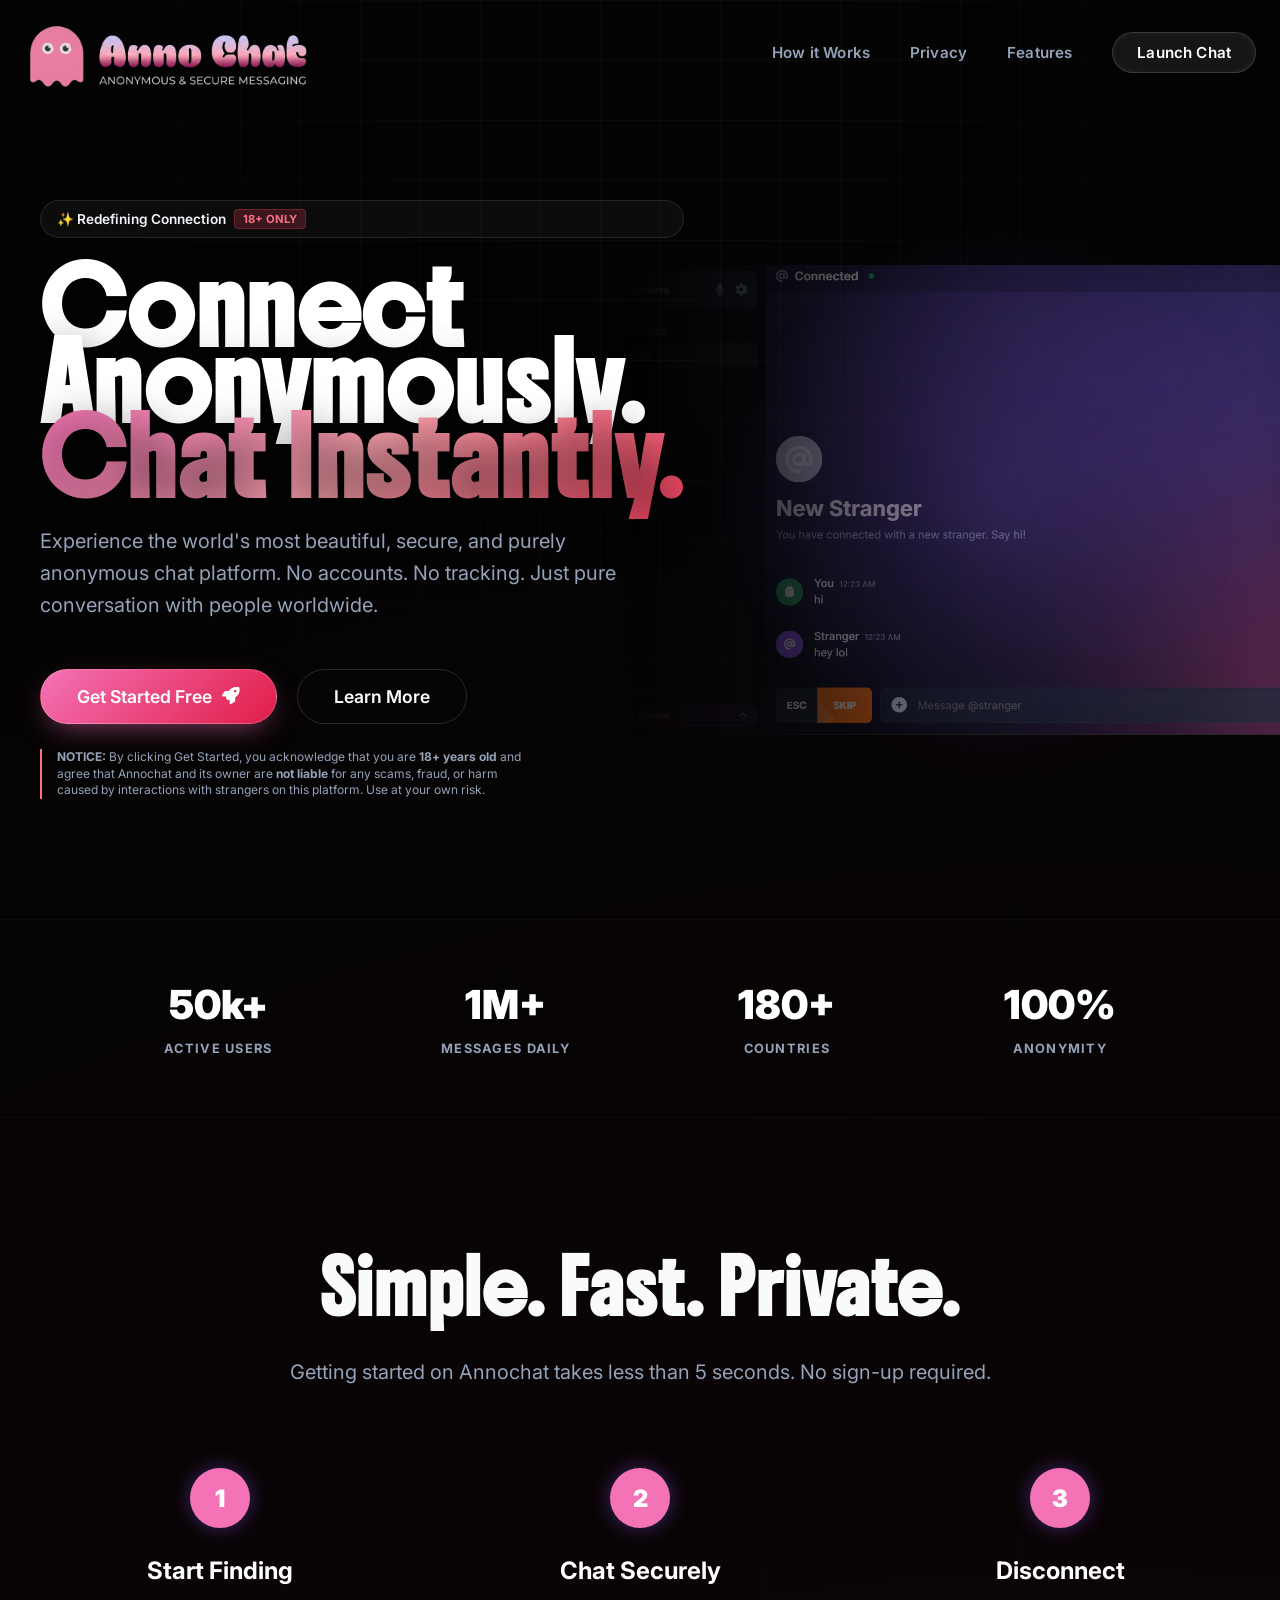
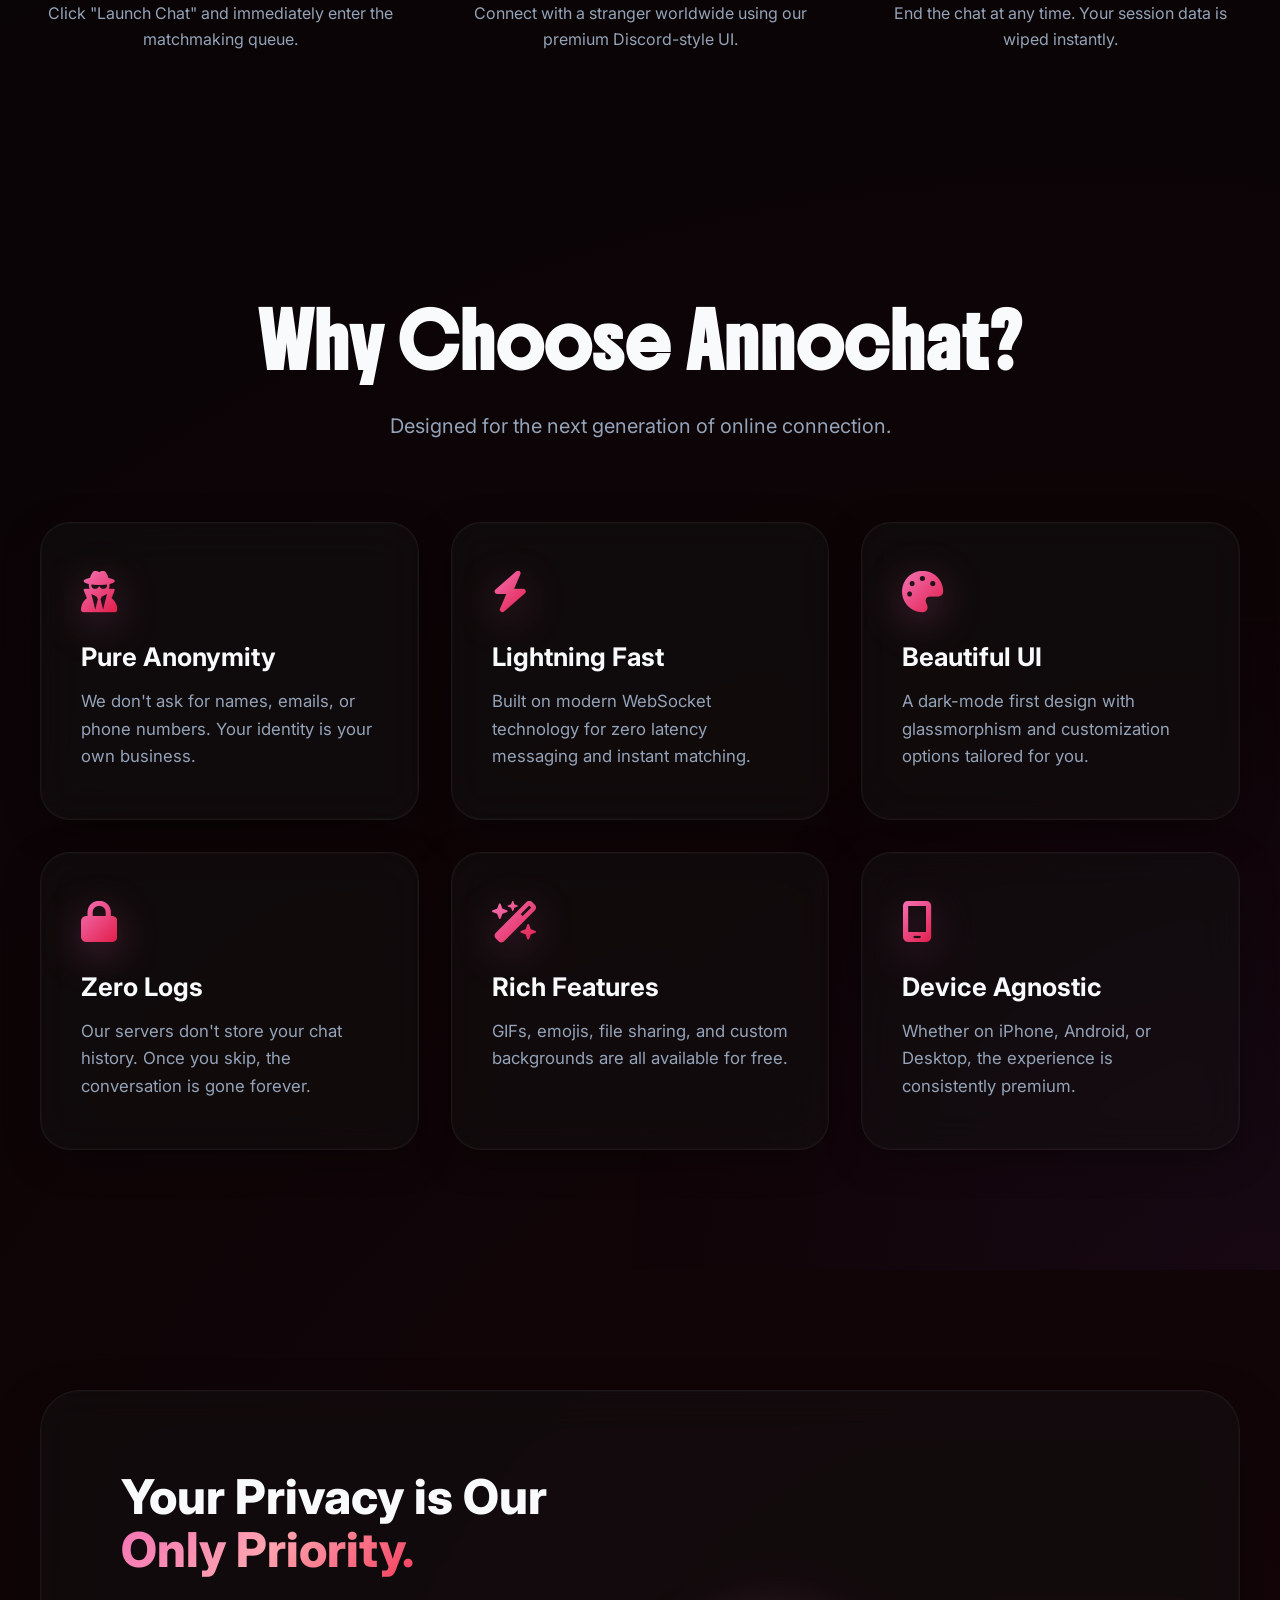
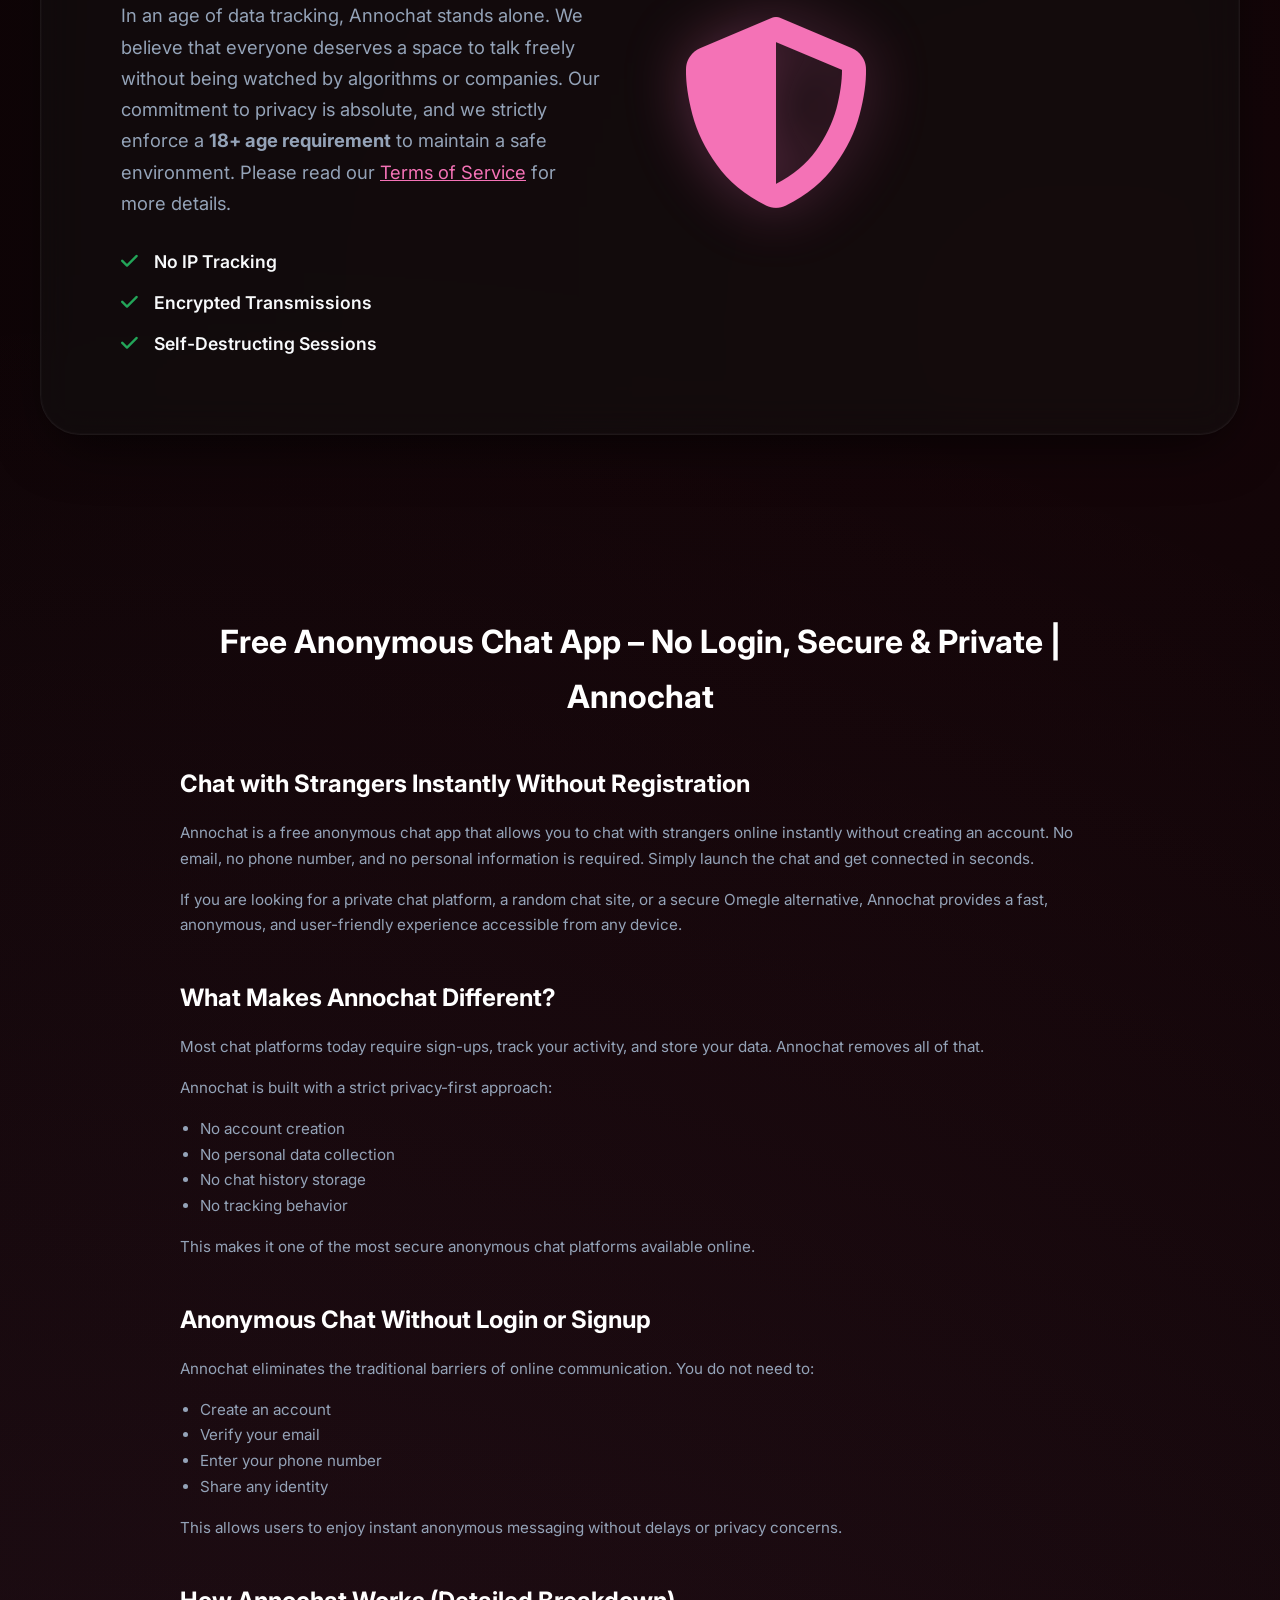
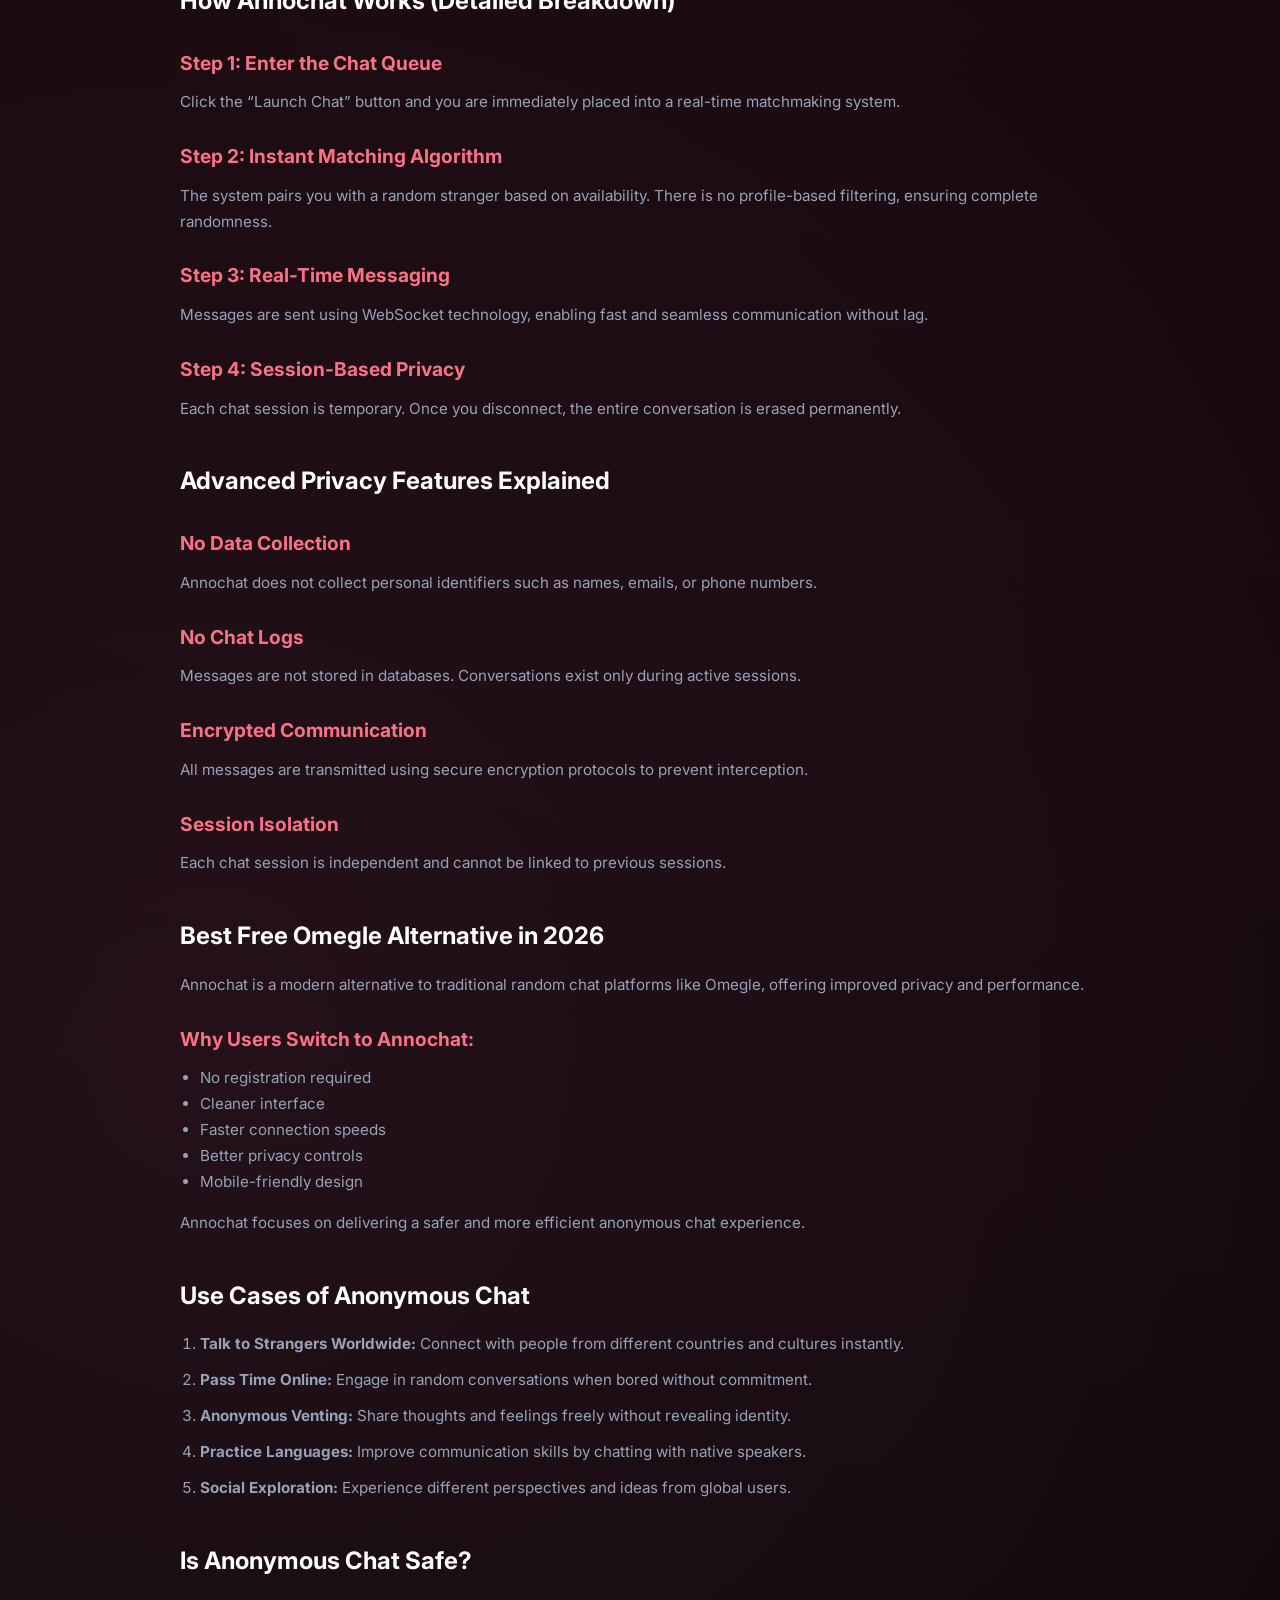
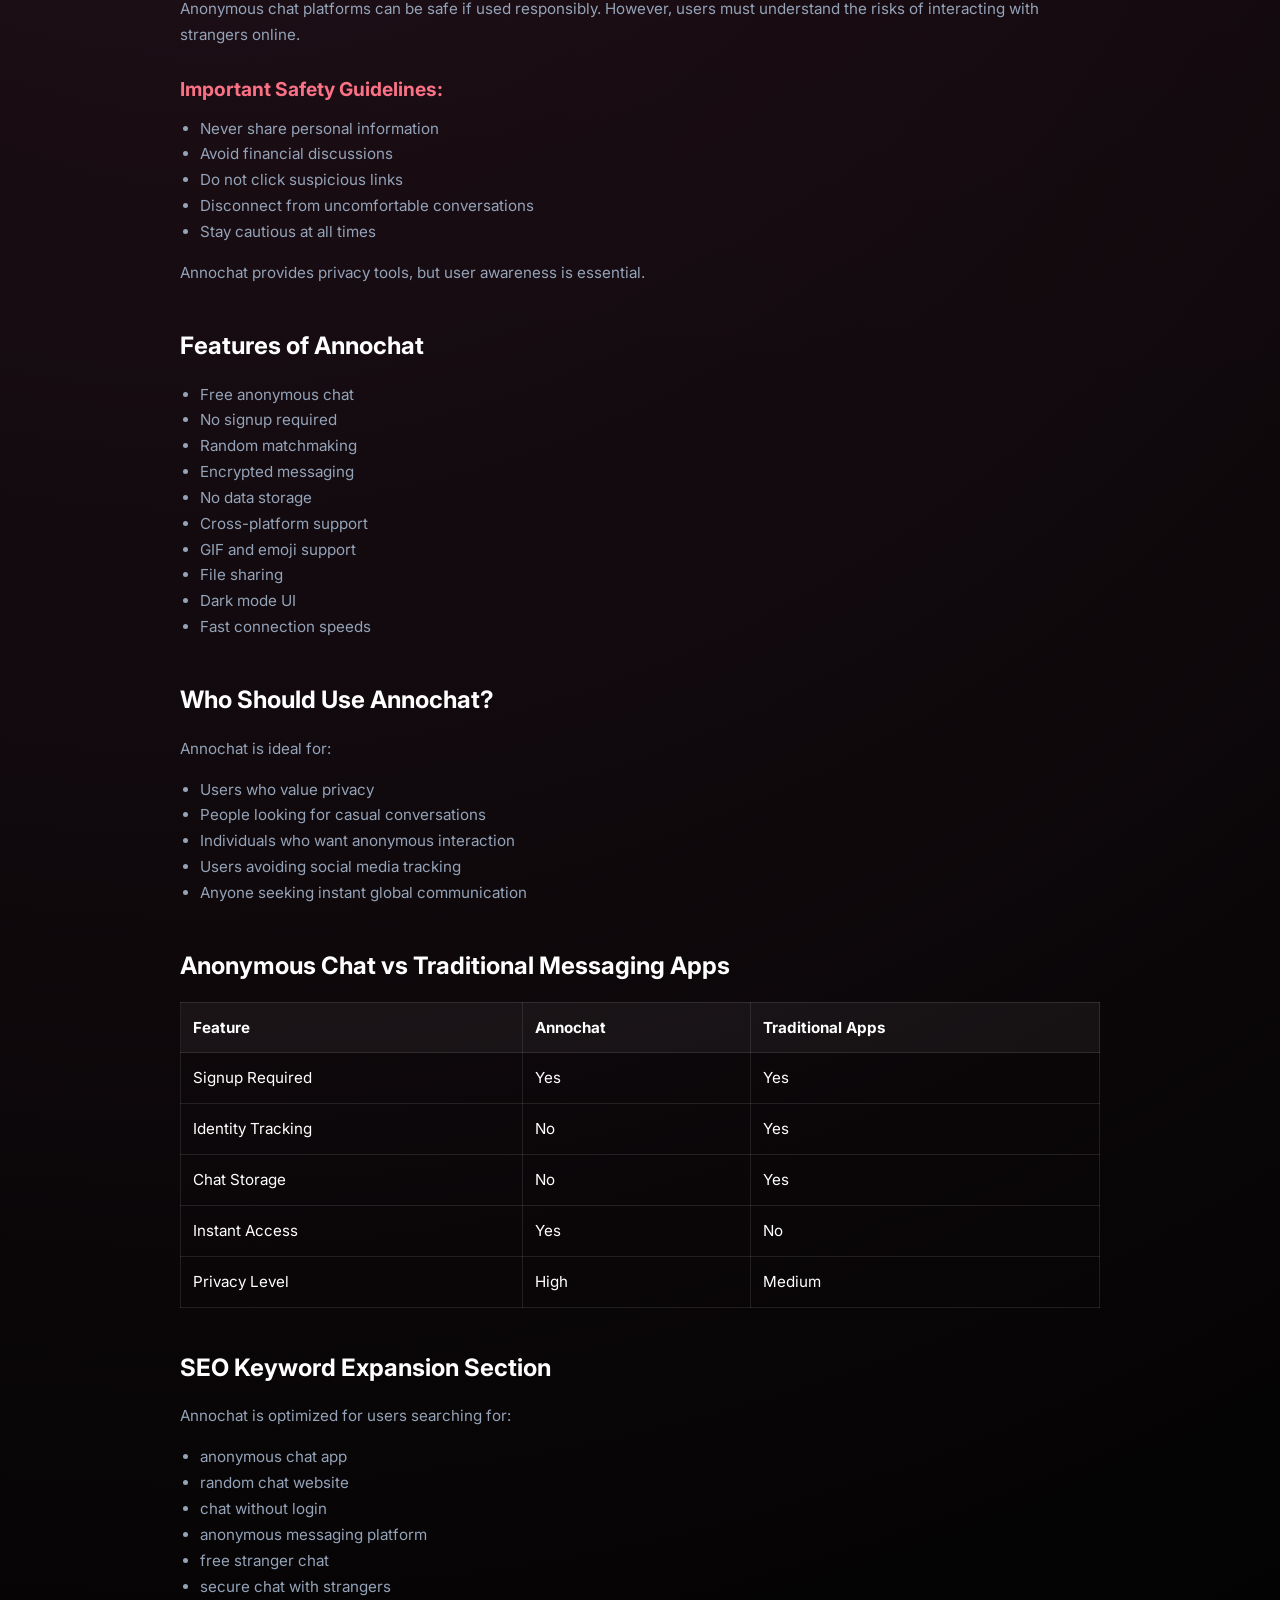
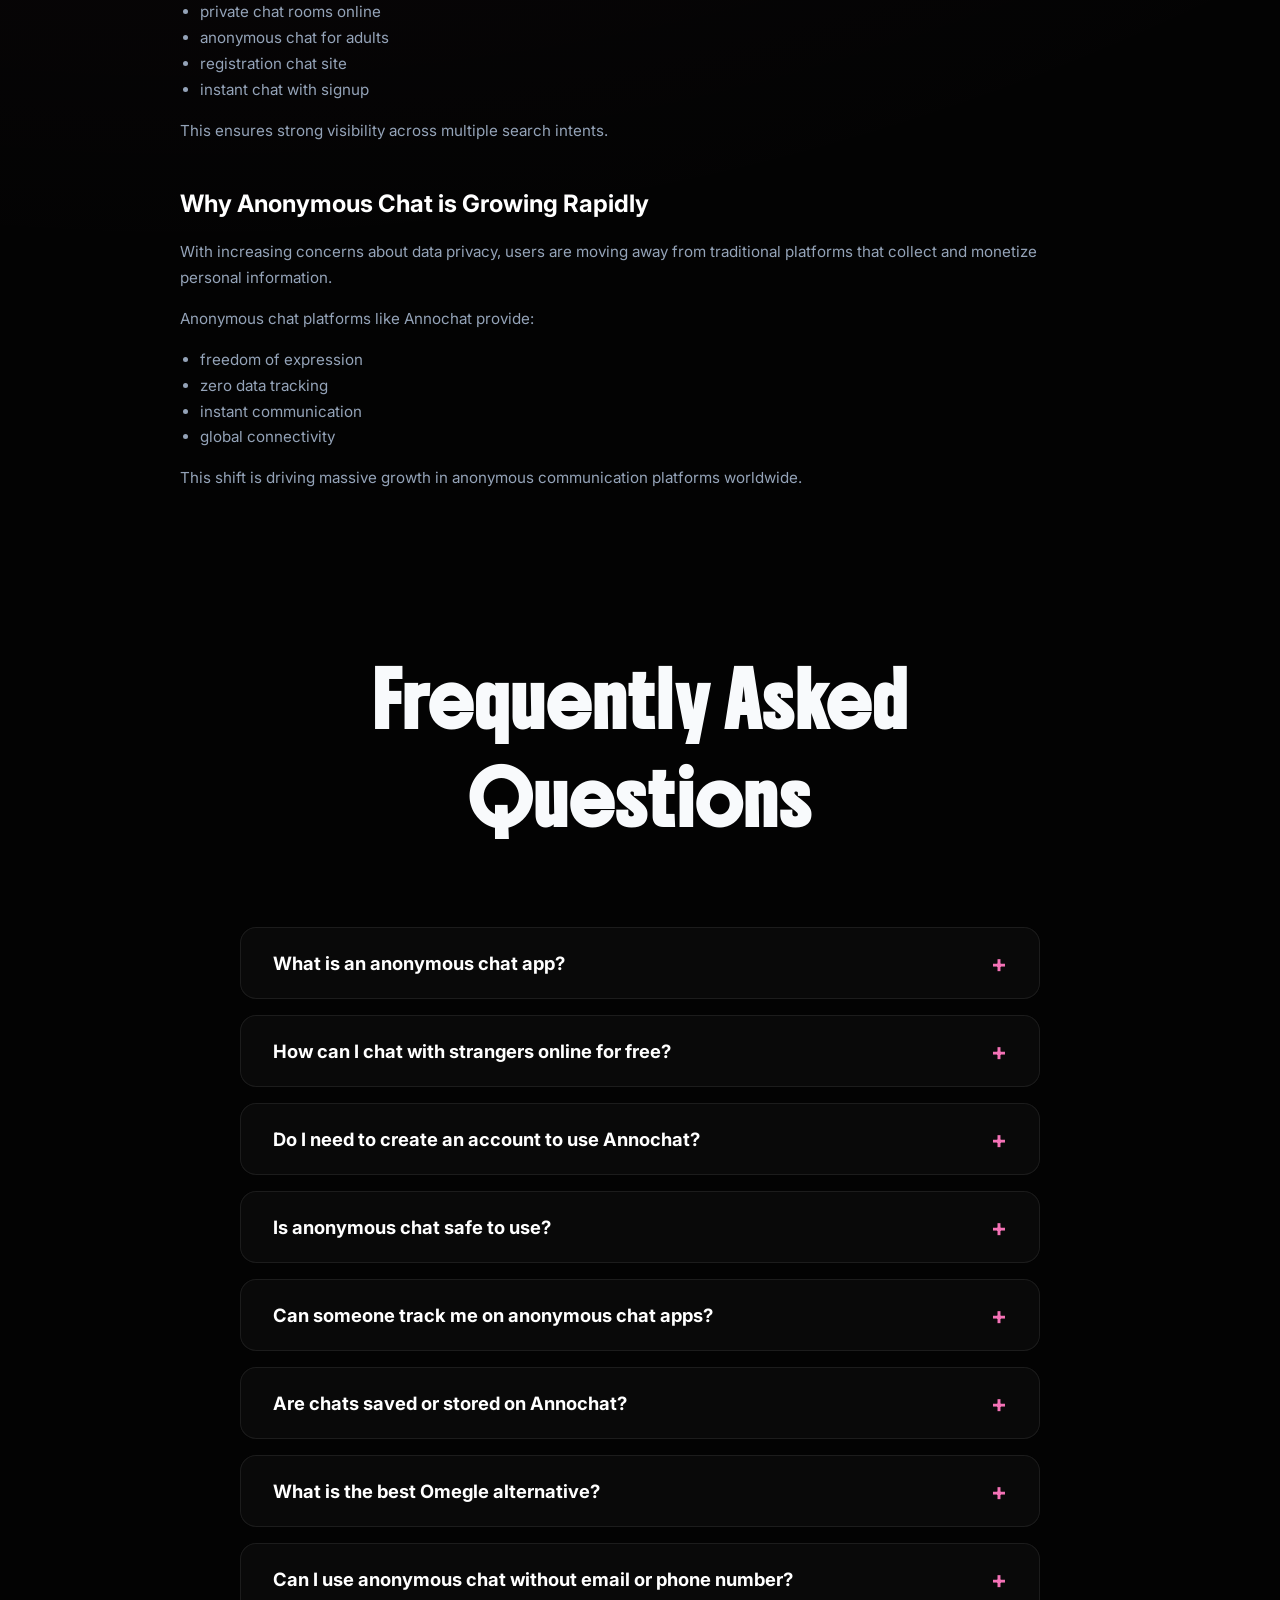
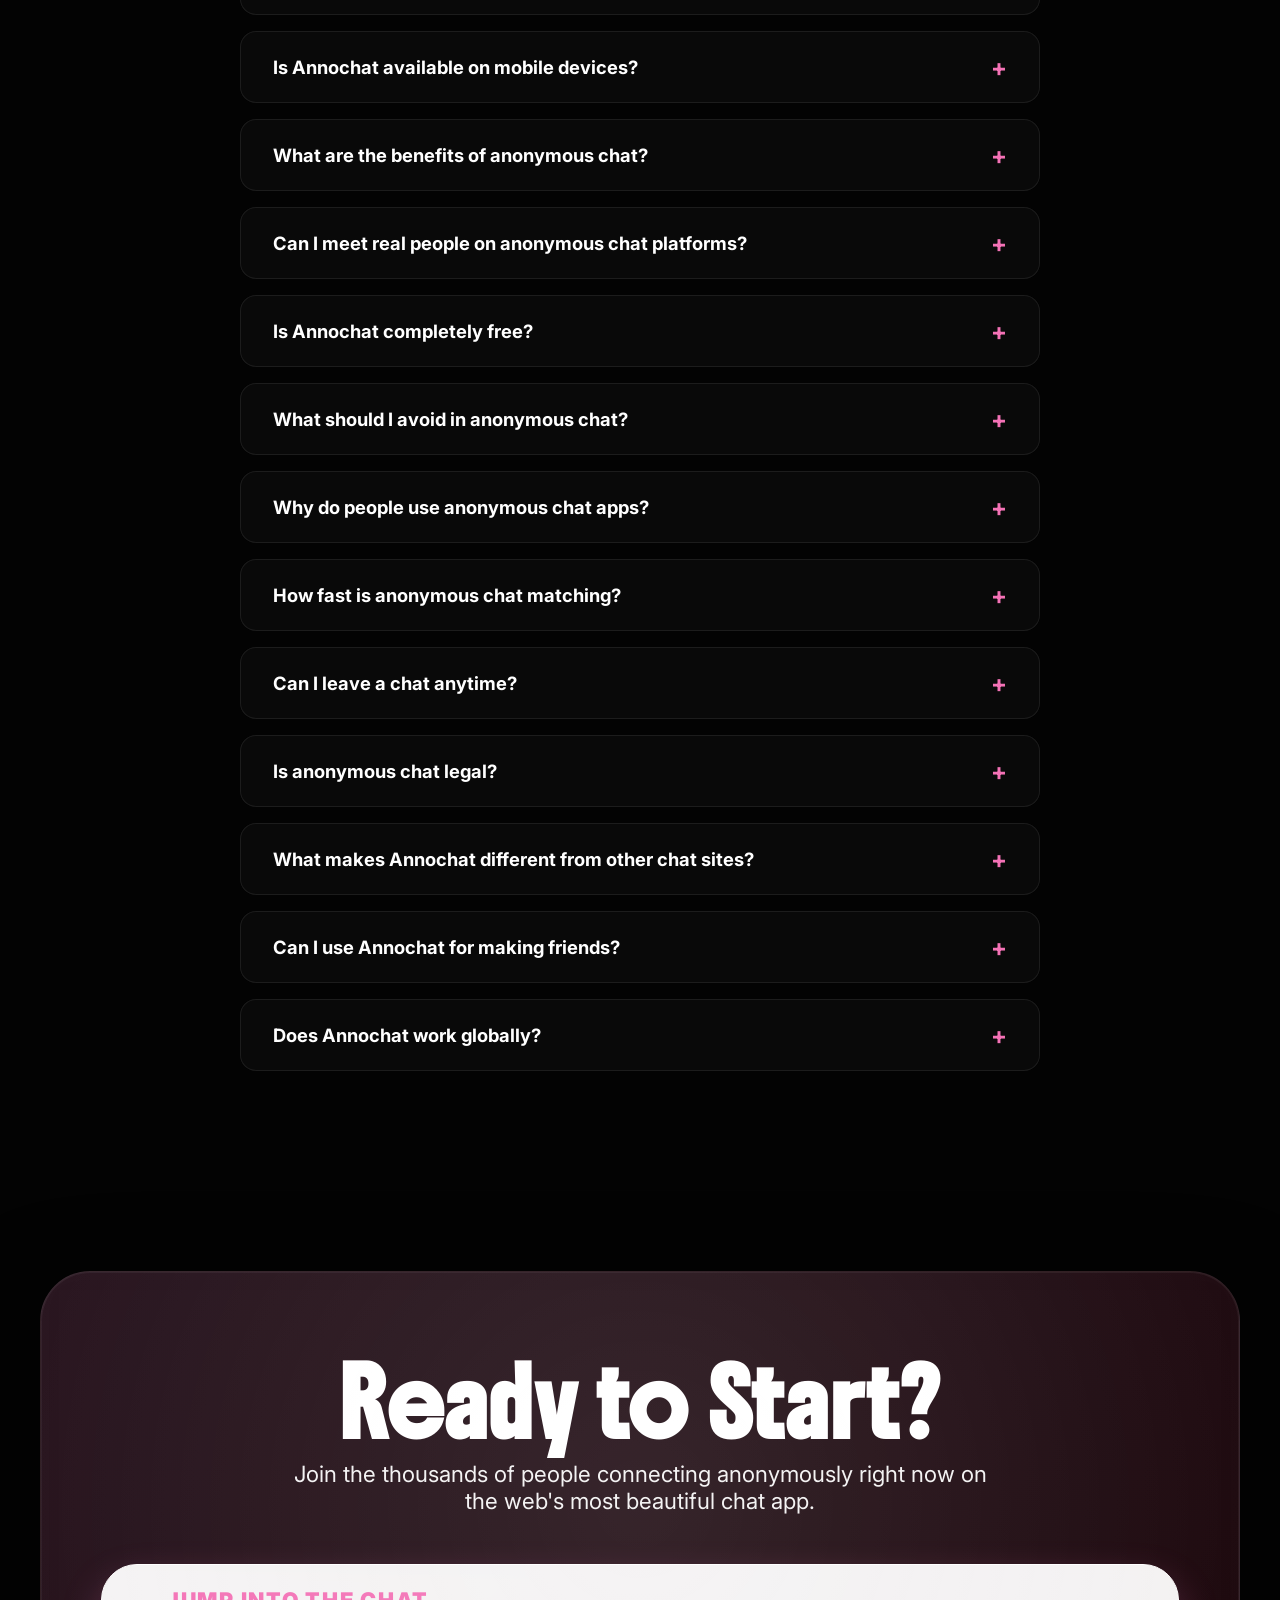
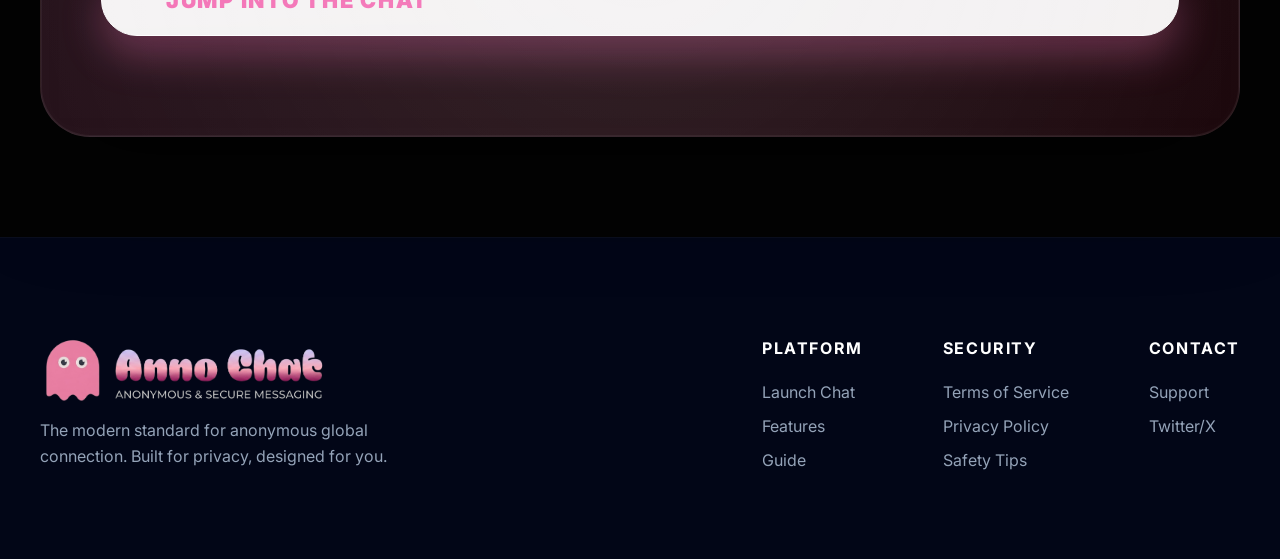
<file: frontend/index.html>
<!DOCTYPE html>
<html lang="en">

<head>
    <meta charset="UTF-8">
    <meta name="viewport" content="width=device-width, initial-scale=1.0, viewport-fit=cover">
    <!-- SEO Master Tags -->
    <meta name="google-site-verification" content="EbbwWTN8kXuc5TkbnwuPYhcA3wILaDON8h8Bo3H9YJA" />
    <meta name="google-adsense-account" content="ca-pub-7545482351483032">
    <script async src="https://pagead2.googlesyndication.com/pagead/js/adsbygoogle.js?client=ca-pub-7545482351483032"
        crossorigin="anonymous"></script>
    <title>Annochat | Free Anonymous Chat & Omegle Alternative</title>
    <meta name="description"
        content="Connect instantly with strangers worldwide. Free anonymous web chat, Omegle alternative, and private text chat. Pure anonymity, premium UI, and zero logging.">
    <meta name="keywords"
        content="omegle alternative, free anonymous web chat, talk to strangers online, text chat with strangers, secure anon chat, random chat app, discord style chat, free stranger chat, private messaging">
    <link rel="canonical" href="https://annochat.com/">

    <!-- Open Graph (Facebook/Discord/LinkedIn) -->
    <meta property="og:type" content="website">
    <meta property="og:url" content="https://annochat.com/">
    <meta property="og:title" content="Annochat | Free Anonymous Chat & Omegle Alternative">
    <meta property="og:description"
        content="Connect instantly with strangers worldwide. Free anonymous web chat, Omegle alternative. Pure anonymity and zero logging.">
    <meta property="og:image" content="https://annochat.com/assets/1%20(3).png">

    <!-- Twitter Card -->
    <meta name="twitter:card" content="summary_large_image">
    <meta name="twitter:url" content="https://annochat.com/">
    <meta name="twitter:title" content="Annochat | Premium Anonymous Chat">
    <meta name="twitter:description" content="The modern Omegle alternative. Zero logs. Premium UI. Total privacy.">
    <meta name="twitter:image" content="https://annochat.com/assets/1%20(3).png">

    <!-- Schema.org JSON-LD -->
    <script type="application/ld+json">
    {
      "@context": "https://schema.org",
      "@type": "SoftwareApplication",
      "name": "Annochat",
      "applicationCategory": "SocialNetworkingApplication",
      "operatingSystem": "Web",
      "offers": {
        "@type": "Offer",
        "price": "0",
        "priceCurrency": "USD"
      },
      "description": "Connect instantly with strangers worldwide. Pure anonymity, premium Discord-style UI, and total privacy with zero logging.",
      "url": "https://annochat.com"
    }
    </script>
    <script type="application/ld+json">
    {
      "@context": "https://schema.org",
      "@type": "FAQPage",
      "mainEntity": [{
        "@type": "Question",
        "name": "Is Annochat really free and anonymous?",
        "acceptedAnswer": {
          "@type": "Answer",
          "text": "Yes. Annochat is 100% free to use. We do not require any personal information for our guest chat, and your IP address is never exposed to other users."
        }
      },{
        "@type": "Question",
        "name": "Are my chats logged or recorded?",
        "acceptedAnswer": {
          "@type": "Answer",
          "text": "No. We operate with a strict zero-logging policy. Once you hit 'Skip' or disconnect, the conversation data is permanently wiped from our secure servers."
        }
      },{
        "@type": "Question",
        "name": "What makes this the best Omegle alternative?",
        "acceptedAnswer": {
          "@type": "Answer",
          "text": "Annochat combines the instant connection of random chat with a premium, modern, Discord-inspired interface featuring custom themes, no ads, and zero lag."
        }
      }]
    }
    </script>
    <link rel="stylesheet" href="style.css">
    <link rel="preconnect" href="https://fonts.googleapis.com">
    <link rel="preconnect" href="https://fonts.gstatic.com" crossorigin>
    <link
        href="https://fonts.googleapis.com/css2?family=Bitcount+Grid+Double:wght@100..900&family=Boldonse&family=Inter:wght@400;500;600;700;800;900&family=Roboto:ital,wght@0,100..900;1,100..900&display=swap"
        rel="stylesheet">
    <link rel="stylesheet" href="https://cdnjs.cloudflare.com/ajax/libs/font-awesome/6.4.0/css/all.min.css">
</head>

<body class="landing-page">
    <!-- Navbar -->
    <nav class="navbar">
        <div class="nav-container">
            <div class="logo">
                <img src="icon/loog.png" alt="Annochat Logo" class="brand-icon">
            </div>
            <div class="nav-links">
                <a href="#how">How it Works</a>
                <a href="#privacy">Privacy</a>
                <a href="#features">Features</a>
                <a href="login.html" class="cta-nav">Launch Chat</a>
            </div>
        </div>
    </nav>

    <main>
        <!-- Hero Section -->
        <section class="hero">
            <div class="hero-content">
                <div class="hero-badge" style="display:flex; align-items:center; gap:8px;">
                    <span>✨ Redefining Connection</span>
                    <span
                        style="background:rgba(244,63,94,0.2); color:#fb7185; padding:2px 8px; border-radius:4px; font-weight:700; font-size:0.7rem; border:1px solid rgba(244,63,94,0.3);">18+
                        ONLY</span>
                </div>
                <h1>Connect Anonymously. <br><span class="gradient-text">Chat Instantly.</span></h1>
                <p>Experience the world's most beautiful, secure, and purely anonymous chat platform. No accounts. No
                    tracking. Just pure conversation with people worldwide.</p>
                <div class="hero-actions">
                    <a href="login.html" class="btn-primary">
                        <span>Get Started Free</span>
                        <i class="fa-solid fa-rocket"></i>
                    </a>
                    <a href="#how" class="btn-secondary">Learn More</a>
                </div>
                <div class="hero-legal-disclaimer"
                    style="margin-top: 25px; font-size: 0.75rem; color: var(--text-muted); max-width: 500px; line-height: 1.4; border-left: 2px solid #fb7185; padding-left: 15px;">
                    <strong>NOTICE:</strong> By clicking Get Started, you acknowledge that you are <strong>18+ years
                        old</strong> and agree that Annochat and its owner are <strong>not liable</strong> for any
                    scams, fraud, or harm caused by interactions with strangers on this platform. Use at your own risk.
                </div>
            </div>
            <div class="hero-visual">
                <div class="hero-glow"></div>
                <img src="assets/1 (3).png" alt="Annochat Main View" class="hero-mockup main">
            </div>
        </section>

        <!-- Trust Stats -->
        <section class="trust-stats">
            <div class="stats-container">
                <div class="stat-item">
                    <span class="stat-value">50k+</span>
                    <span class="stat-label">Active Users</span>
                </div>
                <div class="stat-item">
                    <span class="stat-value">1M+</span>
                    <span class="stat-label">Messages Daily</span>
                </div>
                <div class="stat-item">
                    <span class="stat-value">180+</span>
                    <span class="stat-label">Countries</span>
                </div>
                <div class="stat-item">
                    <span class="stat-value">100%</span>
                    <span class="stat-label">Anonymity</span>
                </div>
            </div>
        </section>

        <!-- How it Works -->
        <section id="how" class="how-it-works">
            <div class="section-header">
                <h2>Simple. Fast. Private.</h2>
                <p>Getting started on Annochat takes less than 5 seconds. No sign-up required.</p>
            </div>
            <div class="steps-container">
                <div class="step-card">
                    <div class="step-number">1</div>
                    <h3>Start Finding</h3>
                    <p>Click "Launch Chat" and immediately enter the matchmaking queue.</p>
                </div>
                <div class="step-card">
                    <div class="step-number">2</div>
                    <h3>Chat Securely</h3>
                    <p>Connect with a stranger worldwide using our premium Discord-style UI.</p>
                </div>
                <div class="step-card">
                    <div class="step-number">3</div>
                    <h3>Disconnect</h3>
                    <p>End the chat at any time. Your session data is wiped instantly.</p>
                </div>
            </div>
        </section>

        <!-- Featured Section -->
        <section id="features" class="features">
            <div class="section-header">
                <h2>Why Choose Annochat?</h2>
                <p>Designed for the next generation of online connection.</p>
            </div>
            <div class="feature-grid">
                <div class="feature-card">
                    <i class="fa-solid fa-user-secret"></i>
                    <h3>Pure Anonymity</h3>
                    <p>We don't ask for names, emails, or phone numbers. Your identity is your own business.</p>
                </div>
                <div class="feature-card">
                    <i class="fa-solid fa-bolt"></i>
                    <h3>Lightning Fast</h3>
                    <p>Built on modern WebSocket technology for zero latency messaging and instant matching.</p>
                </div>
                <div class="feature-card">
                    <i class="fa-solid fa-palette"></i>
                    <h3>Beautiful UI</h3>
                    <p>A dark-mode first design with glassmorphism and customization options tailored for you.</p>
                </div>
                <div class="feature-card">
                    <i class="fa-solid fa-lock"></i>
                    <h3>Zero Logs</h3>
                    <p>Our servers don't store your chat history. Once you skip, the conversation is gone forever.</p>
                </div>
                <div class="feature-card">
                    <i class="fa-solid fa-wand-magic-sparkles"></i>
                    <h3>Rich Features</h3>
                    <p>GIFs, emojis, file sharing, and custom backgrounds are all available for free.</p>
                </div>
                <div class="feature-card">
                    <i class="fa-solid fa-mobile-screen"></i>
                    <h3>Device Agnostic</h3>
                    <p>Whether on iPhone, Android, or Desktop, the experience is consistently premium.</p>
                </div>
            </div>
        </section>

        <!-- Trust & Safety Section -->
        <section id="privacy" class="trust-area">
            <div class="trust-content">
                <div class="trust-text">
                    <h2>Your Privacy is Our <span class="gradient-text">Only Priority.</span></h2>
                    <p>In an age of data tracking, Annochat stands alone. We believe that everyone deserves a space to
                        talk freely without being watched by algorithms or companies. Our commitment to privacy is
                        absolute, and we strictly enforce a <strong>18+ age requirement</strong> to maintain a safe
                        environment. Please read our <a href="terms.html" style="color: var(--brand-experiment);">Terms
                            of Service</a> for more details.</p>
                    <div class="trust-features">
                        <div class="trust-feat-item"><i class="fa-solid fa-check"></i> No IP Tracking</div>
                        <div class="trust-feat-item"><i class="fa-solid fa-check"></i> Encrypted Transmissions</div>
                        <div class="trust-feat-item"><i class="fa-solid fa-check"></i> Self-Destructing Sessions</div>
                    </div>
                </div>
                <div class="trust-visual">
                    <i class="fa-solid fa-shield-halved security-shield"></i>
                </div>
            </div>
        </section>

        <!-- Detailed SEO Content Section -->
        <section class="seo-longform"
            style="max-width: 1000px; margin: 60px auto; padding: 0 40px; color: var(--text-muted); font-size: 0.95rem; line-height: 1.7;">
            <h1 style="color: white; font-size: 2rem; text-align: center; margin-bottom: 20px;">Free Anonymous Chat App
                – No Login, Secure & Private | Annochat</h1>

            <h2 style="color: white; font-size: 1.5rem; margin-top: 40px; margin-bottom: 15px;">Chat with Strangers
                Instantly Without Registration</h2>
            <p style="margin-bottom: 15px;">Annochat is a free anonymous chat app that allows you to chat with strangers
                online instantly without creating an account. No email, no phone number, and no personal information is
                required. Simply launch the chat and get connected in seconds.</p>
            <p style="margin-bottom: 15px;">If you are looking for a private chat platform, a random chat site, or a
                secure Omegle alternative, Annochat provides a fast, anonymous, and user-friendly experience accessible
                from any device.</p>

            <h2 style="color: white; font-size: 1.5rem; margin-top: 40px; margin-bottom: 15px;">What Makes Annochat
                Different?</h2>
            <p style="margin-bottom: 15px;">Most chat platforms today require sign-ups, track your activity, and store
                your data. Annochat removes all of that.</p>
            <p style="margin-bottom: 15px;">Annochat is built with a strict privacy-first approach:</p>
            <ul style="list-style-type: disc; margin-left: 20px; margin-bottom: 15px;">
                <li>No account creation</li>
                <li>No personal data collection</li>
                <li>No chat history storage</li>
                <li>No tracking behavior</li>
            </ul>
            <p style="margin-bottom: 15px;">This makes it one of the most secure anonymous chat platforms available
                online.</p>

            <h2 style="color: white; font-size: 1.5rem; margin-top: 40px; margin-bottom: 15px;">Anonymous Chat Without
                Login or Signup</h2>
            <p style="margin-bottom: 15px;">Annochat eliminates the traditional barriers of online communication. You do
                not need to:</p>
            <ul style="list-style-type: disc; margin-left: 20px; margin-bottom: 15px;">
                <li>Create an account</li>
                <li>Verify your email</li>
                <li>Enter your phone number</li>
                <li>Share any identity</li>
            </ul>
            <p style="margin-bottom: 15px;">This allows users to enjoy instant anonymous messaging without delays or
                privacy concerns.</p>

            <h2 style="color: white; font-size: 1.5rem; margin-top: 40px; margin-bottom: 15px;">How Annochat Works
                (Detailed Breakdown)</h2>
            <h3 style="color: #fb7185; font-size: 1.2rem; margin-top: 25px; margin-bottom: 10px;">Step 1: Enter the Chat
                Queue</h3>
            <p style="margin-bottom: 15px;">Click the “Launch Chat” button and you are immediately placed into a
                real-time matchmaking system.</p>
            <h3 style="color: #fb7185; font-size: 1.2rem; margin-top: 25px; margin-bottom: 10px;">Step 2: Instant
                Matching Algorithm</h3>
            <p style="margin-bottom: 15px;">The system pairs you with a random stranger based on availability. There is
                no profile-based filtering, ensuring complete randomness.</p>
            <h3 style="color: #fb7185; font-size: 1.2rem; margin-top: 25px; margin-bottom: 10px;">Step 3: Real-Time
                Messaging</h3>
            <p style="margin-bottom: 15px;">Messages are sent using WebSocket technology, enabling fast and seamless
                communication without lag.</p>
            <h3 style="color: #fb7185; font-size: 1.2rem; margin-top: 25px; margin-bottom: 10px;">Step 4: Session-Based
                Privacy</h3>
            <p style="margin-bottom: 15px;">Each chat session is temporary. Once you disconnect, the entire conversation
                is erased permanently.</p>

            <h2 style="color: white; font-size: 1.5rem; margin-top: 40px; margin-bottom: 15px;">Advanced Privacy
                Features Explained</h2>
            <h3 style="color: #fb7185; font-size: 1.2rem; margin-top: 25px; margin-bottom: 10px;">No Data Collection
            </h3>
            <p style="margin-bottom: 15px;">Annochat does not collect personal identifiers such as names, emails, or
                phone numbers.</p>
            <h3 style="color: #fb7185; font-size: 1.2rem; margin-top: 25px; margin-bottom: 10px;">No Chat Logs</h3>
            <p style="margin-bottom: 15px;">Messages are not stored in databases. Conversations exist only during active
                sessions.</p>
            <h3 style="color: #fb7185; font-size: 1.2rem; margin-top: 25px; margin-bottom: 10px;">Encrypted
                Communication</h3>
            <p style="margin-bottom: 15px;">All messages are transmitted using secure encryption protocols to prevent
                interception.</p>
            <h3 style="color: #fb7185; font-size: 1.2rem; margin-top: 25px; margin-bottom: 10px;">Session Isolation</h3>
            <p style="margin-bottom: 15px;">Each chat session is independent and cannot be linked to previous sessions.
            </p>

            <h2 style="color: white; font-size: 1.5rem; margin-top: 40px; margin-bottom: 15px;">Best Free Omegle
                Alternative in 2026</h2>
            <p style="margin-bottom: 15px;">Annochat is a modern alternative to traditional random chat platforms like
                Omegle, offering improved privacy and performance.</p>
            <h3 style="color: #fb7185; font-size: 1.2rem; margin-top: 25px; margin-bottom: 10px;">Why Users Switch to
                Annochat:</h3>
            <ul style="list-style-type: disc; margin-left: 20px; margin-bottom: 15px;">
                <li>No registration required</li>
                <li>Cleaner interface</li>
                <li>Faster connection speeds</li>
                <li>Better privacy controls</li>
                <li>Mobile-friendly design</li>
            </ul>
            <p style="margin-bottom: 15px;">Annochat focuses on delivering a safer and more efficient anonymous chat
                experience.</p>

            <h2 style="color: white; font-size: 1.5rem; margin-top: 40px; margin-bottom: 15px;">Use Cases of Anonymous
                Chat</h2>
            <ol style="list-style-type: decimal; margin-left: 20px; margin-bottom: 15px;">
                <li style="margin-bottom: 10px;"><strong>Talk to Strangers Worldwide:</strong> Connect with people from
                    different countries and cultures instantly.</li>
                <li style="margin-bottom: 10px;"><strong>Pass Time Online:</strong> Engage in random conversations when
                    bored without commitment.</li>
                <li style="margin-bottom: 10px;"><strong>Anonymous Venting:</strong> Share thoughts and feelings freely
                    without revealing identity.</li>
                <li style="margin-bottom: 10px;"><strong>Practice Languages:</strong> Improve communication skills by
                    chatting with native speakers.</li>
                <li style="margin-bottom: 10px;"><strong>Social Exploration:</strong> Experience different perspectives
                    and ideas from global users.</li>
            </ol>

            <h2 style="color: white; font-size: 1.5rem; margin-top: 40px; margin-bottom: 15px;">Is Anonymous Chat Safe?
            </h2>
            <p style="margin-bottom: 15px;">Anonymous chat platforms can be safe if used responsibly. However, users
                must understand the risks of interacting with strangers online.</p>
            <h3 style="color: #fb7185; font-size: 1.2rem; margin-top: 25px; margin-bottom: 10px;">Important Safety
                Guidelines:</h3>
            <ul style="list-style-type: disc; margin-left: 20px; margin-bottom: 15px;">
                <li>Never share personal information</li>
                <li>Avoid financial discussions</li>
                <li>Do not click suspicious links</li>
                <li>Disconnect from uncomfortable conversations</li>
                <li>Stay cautious at all times</li>
            </ul>
            <p style="margin-bottom: 15px;">Annochat provides privacy tools, but user awareness is essential.</p>

            <h2 style="color: white; font-size: 1.5rem; margin-top: 40px; margin-bottom: 15px;">Features of Annochat
            </h2>
            <ul style="list-style-type: disc; margin-left: 20px; margin-bottom: 15px;">
                <li>Free anonymous chat</li>
                <li>No signup required</li>
                <li>Random matchmaking</li>
                <li>Encrypted messaging</li>
                <li>No data storage</li>
                <li>Cross-platform support</li>
                <li>GIF and emoji support</li>
                <li>File sharing</li>
                <li>Dark mode UI</li>
                <li>Fast connection speeds</li>
            </ul>

            <h2 style="color: white; font-size: 1.5rem; margin-top: 40px; margin-bottom: 15px;">Who Should Use Annochat?
            </h2>
            <p style="margin-bottom: 15px;">Annochat is ideal for:</p>
            <ul style="list-style-type: disc; margin-left: 20px; margin-bottom: 15px;">
                <li>Users who value privacy</li>
                <li>People looking for casual conversations</li>
                <li>Individuals who want anonymous interaction</li>
                <li>Users avoiding social media tracking</li>
                <li>Anyone seeking instant global communication</li>
            </ul>

            <h2 style="color: white; font-size: 1.5rem; margin-top: 40px; margin-bottom: 15px;">Anonymous Chat vs
                Traditional Messaging Apps</h2>
            <div style="overflow-x: auto; margin-bottom: 15px;">
                <table style="width: 100%; border-collapse: collapse; text-align: left; color: white;">
                    <thead style="background: rgba(255,255,255,0.05);">
                        <tr>
                            <th style="padding: 12px; border: 1px solid rgba(255,255,255,0.1);">Feature</th>
                            <th style="padding: 12px; border: 1px solid rgba(255,255,255,0.1);">Annochat</th>
                            <th style="padding: 12px; border: 1px solid rgba(255,255,255,0.1);">Traditional Apps</th>
                        </tr>
                    </thead>
                    <tbody>
                        <tr>
                            <td style="padding: 12px; border: 1px solid rgba(255,255,255,0.1);">Signup Required</td>
                            <td style="padding: 12px; border: 1px solid rgba(255,255,255,0.1);">Yes</td>
                            <td style="padding: 12px; border: 1px solid rgba(255,255,255,0.1);">Yes</td>
                        </tr>
                        <tr>
                            <td style="padding: 12px; border: 1px solid rgba(255,255,255,0.1);">Identity Tracking</td>
                            <td style="padding: 12px; border: 1px solid rgba(255,255,255,0.1);">No</td>
                            <td style="padding: 12px; border: 1px solid rgba(255,255,255,0.1);">Yes</td>
                        </tr>
                        <tr>
                            <td style="padding: 12px; border: 1px solid rgba(255,255,255,0.1);">Chat Storage</td>
                            <td style="padding: 12px; border: 1px solid rgba(255,255,255,0.1);">No</td>
                            <td style="padding: 12px; border: 1px solid rgba(255,255,255,0.1);">Yes</td>
                        </tr>
                        <tr>
                            <td style="padding: 12px; border: 1px solid rgba(255,255,255,0.1);">Instant Access</td>
                            <td style="padding: 12px; border: 1px solid rgba(255,255,255,0.1);">Yes</td>
                            <td style="padding: 12px; border: 1px solid rgba(255,255,255,0.1);">No</td>
                        </tr>
                        <tr>
                            <td style="padding: 12px; border: 1px solid rgba(255,255,255,0.1);">Privacy Level</td>
                            <td style="padding: 12px; border: 1px solid rgba(255,255,255,0.1);">High</td>
                            <td style="padding: 12px; border: 1px solid rgba(255,255,255,0.1);">Medium</td>
                        </tr>
                    </tbody>
                </table>
            </div>

            <h2 style="color: white; font-size: 1.5rem; margin-top: 40px; margin-bottom: 15px;">SEO Keyword Expansion
                Section</h2>
            <p style="margin-bottom: 15px;">Annochat is optimized for users searching for:</p>
            <ul style="list-style-type: disc; margin-left: 20px; margin-bottom: 15px;">
                <li>anonymous chat app</li>
                <li>random chat website</li>
                <li>chat without login</li>
                <li>anonymous messaging platform</li>
                <li>free stranger chat</li>
                <li>secure chat with strangers</li>
                <li>private chat rooms online</li>
                <li>anonymous chat for adults</li>
                <li>registration chat site</li>
                <li>instant chat with signup</li>
            </ul>
            <p style="margin-bottom: 15px;">This ensures strong visibility across multiple search intents.</p>

            <h2 style="color: white; font-size: 1.5rem; margin-top: 40px; margin-bottom: 15px;">Why Anonymous Chat is
                Growing Rapidly</h2>
            <p style="margin-bottom: 15px;">With increasing concerns about data privacy, users are moving away from
                traditional platforms that collect and monetize personal information.</p>
            <p style="margin-bottom: 15px;">Anonymous chat platforms like Annochat provide:</p>
            <ul style="list-style-type: disc; margin-left: 20px; margin-bottom: 15px;">
                <li>freedom of expression</li>
                <li>zero data tracking</li>
                <li>instant communication</li>
                <li>global connectivity</li>
            </ul>
            <p style="margin-bottom: 15px;">This shift is driving massive growth in anonymous communication platforms
                worldwide.</p>

        </section>

        <!-- FAQ Section for SEO -->
        <section id="faq" class="faq-section" style="margin-top: 0;">
            <div class="section-header">
                <h2>Frequently Asked Questions</h2>
            </div>
            <div class="faq-container">
                <details class="faq-item">
                    <summary>What is an anonymous chat app?</summary>
                    <p>An anonymous chat app is a platform that allows users to communicate with strangers without
                        revealing personal identity. Annochat is a free anonymous chat app that does not require login,
                        email, or phone number, making it fully private.</p>
                </details>
                <details class="faq-item">
                    <summary>How can I chat with strangers online for free?</summary>
                    <p>You can chat with strangers online for free using platforms like Annochat. Simply launch the
                        chat, get matched instantly, and start messaging without registration or signup.</p>
                </details>
                <details class="faq-item">
                    <summary>Do I need to create an account to use Annochat?</summary>
                    <p>No. Annochat is a no-login chat platform. You can start chatting instantly without creating an
                        account or providing any personal information.</p>
                </details>
                <details class="faq-item">
                    <summary>Is anonymous chat safe to use?</summary>
                    <p>Anonymous chat can be safe if used responsibly. Avoid sharing personal information, do not click
                        unknown links, and disconnect from suspicious users. Annochat is designed with privacy in mind,
                        but user awareness is essential.</p>
                </details>
                <details class="faq-item">
                    <summary>Can someone track me on anonymous chat apps?</summary>
                    <p>Annochat is built to protect user privacy and does not require personal data. However, users
                        should always avoid sharing sensitive information during conversations.</p>
                </details>
                <details class="faq-item">
                    <summary>Are chats saved or stored on Annochat?</summary>
                    <p>No. Annochat does not store chat messages. All conversations are temporary and are deleted once
                        the session ends.</p>
                </details>
                <details class="faq-item">
                    <summary>What is the best Omegle alternative?</summary>
                    <p>Annochat is considered one of the best Omegle alternatives due to its privacy-first approach, no
                        signup requirement, fast connections, and modern interface.</p>
                </details>
                <details class="faq-item">
                    <summary>Can I use anonymous chat without email or phone number?</summary>
                    <p>Yes. Annochat allows users to chat without email, phone number, or any registration, ensuring
                        complete anonymity.</p>
                </details>
                <details class="faq-item">
                    <summary>Is Annochat available on mobile devices?</summary>
                    <p>Yes. Annochat works on all devices including Android, iPhone, tablets, and desktop browsers
                        without needing an app download.</p>
                </details>
                <details class="faq-item">
                    <summary>What are the benefits of anonymous chat?</summary>
                    <p>Anonymous chat offers:</p>
                    <ul
                        style="list-style-type: disc; margin-left: 20px; margin-bottom: 15px; color: var(--text-muted); font-size: 0.95rem;">
                        <li>privacy protection</li>
                        <li>freedom of expression</li>
                        <li>instant communication</li>
                        <li>no social pressure</li>
                        <li>global connectivity</li>
                    </ul>
                </details>
                <details class="faq-item">
                    <summary>Can I meet real people on anonymous chat platforms?</summary>
                    <p>Yes. Anonymous chat platforms connect real users from around the world, allowing you to have
                        genuine conversations instantly.</p>
                </details>
                <details class="faq-item">
                    <summary>Is Annochat completely free?</summary>
                    <p>Yes. Annochat is a free anonymous chat platform with no hidden fees or subscriptions.</p>
                </details>
                <details class="faq-item">
                    <summary>What should I avoid in anonymous chat?</summary>
                    <p>You should avoid:</p>
                    <ul
                        style="list-style-type: disc; margin-left: 20px; margin-bottom: 15px; color: var(--text-muted); font-size: 0.95rem;">
                        <li>sharing personal details</li>
                        <li>sending money</li>
                        <li>clicking suspicious links</li>
                        <li>trusting strangers too quickly</li>
                    </ul>
                </details>
                <details class="faq-item">
                    <summary>Why do people use anonymous chat apps?</summary>
                    <p>People use anonymous chat apps to talk freely, meet new people, pass time, and communicate
                        without revealing their identity.</p>
                </details>
                <details class="faq-item">
                    <summary>How fast is anonymous chat matching?</summary>
                    <p>Annochat uses real-time matchmaking technology, allowing users to connect with strangers
                        instantly without waiting.</p>
                </details>
                <details class="faq-item">
                    <summary>Can I leave a chat anytime?</summary>
                    <p>Yes. You can disconnect from any chat at any time, and your session will be deleted immediately.
                    </p>
                </details>
                <details class="faq-item">
                    <summary>Is anonymous chat legal?</summary>
                    <p>Yes, anonymous chat is legal in most countries, but users must follow local laws and avoid
                        illegal activities.</p>
                </details>
                <details class="faq-item">
                    <summary>What makes Annochat different from other chat sites?</summary>
                    <p>Annochat stands out because it offers:</p>
                    <ul
                        style="list-style-type: disc; margin-left: 20px; margin-bottom: 15px; color: var(--text-muted); font-size: 0.95rem;">
                        <li>need to signup</li>
                        <li>no tracking</li>
                        <li>no data storage</li>
                        <li>instant chat access</li>
                        <li>strong privacy focus</li>
                    </ul>
                </details>
                <details class="faq-item">
                    <summary>Can I use Annochat for making friends?</summary>
                    <p>Yes. Many users use anonymous chat to meet new people and build casual connections worldwide.</p>
                </details>
                <details class="faq-item">
                    <summary>Does Annochat work globally?</summary>
                    <p>Yes. Annochat connects users from over 180+ countries, enabling global conversations in real
                        time.</p>
                </details>
            </div>
        </section>



        <!-- Final CTA -->
        <section class="final-cta">
            <div class="cta-card">
                <h2>Ready to Start?</h2>
                <p>Join the thousands of people connecting anonymously right now on the web's most beautiful chat app.
                </p>
                <a href="login.html" class="btn-primary large">Jump into the Chat</a>
            </div>
        </section>
    </main>

    <footer class="footer">
        <div class="footer-content">
            <div class="footer-info">
                <div class="footer-logo">
                    <img src="icon/loog.png" alt="Annochat Logo" class="brand-icon">
                </div>
                <p class="footer-desc">The modern standard for anonymous global connection. Built for privacy, designed
                    for you.</p>
            </div>
            <div class="footer-nav">
                <div class="footer-col">
                    <h4>Platform</h4>
                    <ul>
                        <li><a href="login.html">Launch Chat</a></li>
                        <li><a href="#features">Features</a></li>
                        <li><a href="#how">Guide</a></li>
                    </ul>
                </div>
                <div class="footer-col">
                    <h4>Security</h4>
                    <ul>
                        <li><a href="terms.html">Terms of Service</a></li>
                        <li><a href="terms.html#privacy">Privacy Policy</a></li>
                        <li><a href="terms.html#safety">Safety Tips</a></li>
                    </ul>
                </div>
                <div class="footer-col">
                    <h4>Contact</h4>
                    <ul>
                        <li><a href="mailto:support@annochat.com">Support</a></li>
                        <li><a href="#">Twitter/X</a></li>
                    </ul>
                </div>
            </div>
        </div>

    </footer>

    <script>
        // Smooth background scroll effect
        window.addEventListener('scroll', () => {
            const nav = document.querySelector('.navbar');
            if (window.scrollY > 50) {
                nav.classList.add('scrolled');
            } else {
                nav.classList.remove('scrolled');
            }
        });
    </script>
</body>

</html>
</file>
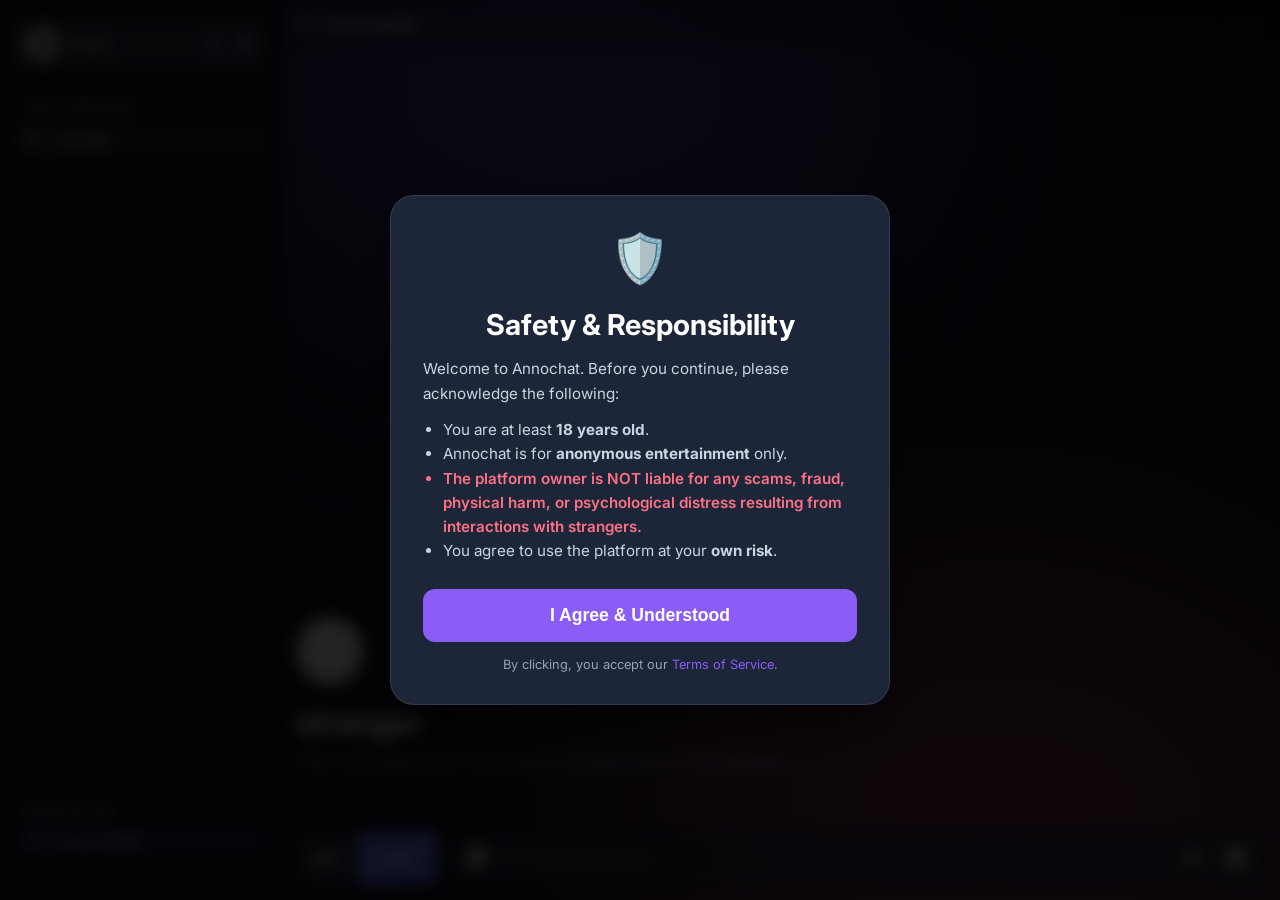
<file: frontend/app.html>
<!DOCTYPE html>
<html lang="en">

<head>
    <meta charset="UTF-8">
    <meta name="viewport" content="width=device-width, initial-scale=1.0, maximum-scale=1.0, viewport-fit=cover">
    <title>Annochat | Live Chat</title>
    <link rel="stylesheet" href="style.css">
    <link href="https://fonts.googleapis.com/css2?family=Inter:wght@400;500;600;700;800&display=swap" rel="stylesheet">
    <link rel="stylesheet" href="https://cdnjs.cloudflare.com/ajax/libs/font-awesome/6.4.0/css/all.min.css">
</head>

<body>
    <div class="app-layout">
        <div id="sidebar-overlay" class="sidebar-overlay" onclick="toggleMobileSidebar()"></div>
        <!-- Sidebar -->
        <aside class="sidebar">
            <!-- App Navigation (Chat/Friends) -->
            <div class="sidebar-top">
                <!-- Profile panel moved from bottom -->
                <div class="profile-panel">
                    <div class="avatar"><i class="fa-solid fa-ghost"></i></div>
                    <div class="user-info">
                        <span class="username">username</span>
                    </div>
                    <div class="user-controls">
                        <i class="fa-solid fa-microphone" id="mute-toggle" onclick="toggleMute()"
                            title="Toggle Message Sounds" style="cursor: pointer;"></i>
                        <i class="fa-solid fa-gear" style="cursor: pointer;" onclick="mockFeature('Settings')"></i>
                    </div>
                </div>

                <div class="dm-list">
                    <div class="section-title" style="margin-top: 10px; margin-bottom: 8px;">DIRECT MESSAGES</div>
                    <button class="dm-item active" onclick="nextStranger()"><i class="fa-solid fa-at"></i><span
                            id="dm-stranger-name">stranger</span></button>
                </div>
            </div>

            <!-- Bottom: Gender Filter pinned to bottom -->
            <div class="sidebar-bottom">
                <div style="padding: 0 12px 12px 12px; padding-bottom: max(12px, env(safe-area-inset-bottom));">
                    <div class="section-title" style="margin-bottom: 8px;">SEARCH FILTER</div>
                    <div class="custom-dropdown" id="gender-filter-dropdown" tabindex="0" style="width: 100%;">
                        <div class="dropdown-header" onclick="toggleGenderDropdown()"
                            style="width: 100%; justify-content: space-between;">
                            <div style="display:flex; align-items:center; gap:10px;">
                                <i class="fa-solid fa-filter"></i>
                                <span id="selected-gender-text">⚥ Any Gender</span>
                            </div>
                            <i class="fa-solid fa-chevron-up dropdown-arrow" style="transform: none;"></i>
                        </div>
                        <div class="dropdown-options" id="gender-options"
                            style="bottom: 100%; top: auto; margin-bottom: 8px; width: 100%;">
                            <div class="dropdown-option" onclick="selectGender('any', '⚥ Any Gender')">⚥ Any Gender</div>
                            <div class="dropdown-option" onclick="selectGender('female', '♀ Girls Only')">♀ Girls Only</div>
                            <div class="dropdown-option" onclick="selectGender('male', '♂ Guys Only')">♂ Guys Only</div>
                        </div>
                        <input type="hidden" id="gender-filter" value="any">
                    </div>
                    <div style="margin-top: 12px; text-align: center;">
                        <a href="terms.html" target="_blank" style="color: var(--text-muted); font-size: 0.75rem; text-decoration: none; opacity: 0.7;">Terms of Service & Privacy</a>
                    </div>
                </div>
            </div>
        </aside>

        <!-- Main Chat Area -->
        <main class="chat-area">
            <div id="custom-bg-overlay"></div>
            <!-- Header -->
            <div class="chat-header">
                <div class="header-left">
                    <button class="mobile-menu-btn" onclick="toggleMobileSidebar()">
                        <i class="fa-solid fa-bars"></i>
                    </button>
                    <i class="fa-solid fa-at"></i>
                    <span class="chat-title" id="header-status-text">Connected</span>
                    <div class="status-dot"></div>
                </div>
                <div class="header-right">
                </div>
            </div>

            <!-- Messages -->
            <div class="chat-messages" id="chat-messages">
                <div class="welcome-banner">
                    <div class="welcome-avatar"><i class="fa-solid fa-at"></i></div>
                    <h2>stranger</h2>
                    <p>This is the beginning of your direct message history with <strong>stranger</strong>.</p>
                </div>
            </div>

            <div class="typing-container">
                <div class="typing-indicator hidden" id="typing-indicator">
                    <div class="dot-bounce"><span></span><span></span><span></span></div> stranger is typing...
                </div>
            </div>

            <!-- Input area -->
            <div class="input-wrapper">
                <div class="action-buttons">
                    <button class="esc-btn" onclick="mockFeature('Disconnect')">ESC</button>
                    <button class="skip-btn finding" id="action-btn" onclick="nextStranger()"><span
                            id="action-icon"></span> FIND</button>
                </div>
                <div class="chat-input-box">
                    <button class="add-file-btn" onclick="showFreeTierMessage()"><i
                            class="fa-solid fa-circle-plus"></i></button>
                    <input type="text" id="message-input" placeholder="Message @stranger"
                        onkeypress="handleKeyPress(event)" autocomplete="off">
                    <div class="input-icons">
                        <span class="gif-icon" onclick="toggleGifPicker()">GIF</span>
                        <i class="fa-solid fa-face-smile" onclick="toggleEmojiPicker()" style="cursor:pointer"></i>
                    </div>
                </div>
            </div>
        </main>
    </div>

    <div id="toast" class="toast hidden"></div>

    <!-- Settings Modal -->
    <div id="settings-modal" class="modal-overlay hidden">
        <div class="modal-content settings-wide">
            <div class="modal-header">
                <h2>⚙️ Appearance</h2>
                <i class="fa-solid fa-xmark close-btn" onclick="toggleSettingsModal()"></i>
            </div>
            <div class="settings-tabs">
                <button class="stab active" onclick="switchTab('themes',this)">🎨 Themes</button>
                <button class="stab" onclick="switchTab('background',this)">🖼️ Background</button>
                <button class="stab" onclick="switchTab('text',this)">🔤 Text</button>
                <button class="stab" onclick="switchTab('bubbles',this)">💬 Bubbles</button>
            </div>
            <div class="spanel" id="tab-themes">
                <p class="shint">Pick a color theme.</p>
                <div class="theme-options">
                    <button class="theme-btn violet" onclick="applyTheme('violet')">🟣 Neon Violet</button>
                    <button class="theme-btn emerald" onclick="applyTheme('emerald')">🟢 Emerald</button>
                    <button class="theme-btn crimson" onclick="applyTheme('crimson')">🔴 Crimson</button>
                    <button class="theme-btn classic" onclick="applyTheme('classic')">⚫ Classic</button>
                    <button class="theme-btn" style="background:linear-gradient(135deg,#0d1117,#161b22)"
                        onclick="applyTheme('midnight')">🌌 Midnight</button>
                    <button class="theme-btn" style="background:linear-gradient(135deg,#0a192f,#112240)"
                        onclick="applyTheme('ocean')">🌊 Ocean</button>
                </div>
            </div>
            <div class="spanel hidden" id="tab-background">
                <p class="shint">Upload a custom background. Stored locally on this device.</p>
                <div class="bg-upload-zone" onclick="document.getElementById('bg-file-input').click()">
                    <i class="fa-solid fa-image" style="font-size:2rem;color:var(--text-muted)"></i>
                    <p style="color:var(--text-muted);margin-top:8px">Click to upload image</p>
                    <p style="color:var(--text-muted);font-size:0.75rem">PNG, JPG, WebP</p>
                </div>
                <input type="file" id="bg-file-input" accept="image/*" style="display:none"
                    onchange="handleBgUpload(event)">
                <button class="saction-btn" onclick="removeBg()" style="margin-top:10px">🗑️ Remove Background</button>
                <label class="slabel" style="margin-top:14px">Opacity</label>
                <div style="display:flex;align-items:center;gap:10px">
                    <input type="range" id="bg-opacity" min="5" max="100" value="30"
                        oninput="updateBgOpacity(this.value)" style="flex-grow:1">
                    <span id="bg-opacity-val" style="color:var(--text-muted);min-width:32px">30%</span>
                </div>
            </div>
            <div class="spanel hidden" id="tab-text">
                <p class="shint">Adjust font size and style.</p>
                <label class="slabel">Font Size</label>
                <div class="font-size-row">
                    <button class="fsz-btn" onclick="setFontSize(13,this)">XS</button>
                    <button class="fsz-btn" onclick="setFontSize(14,this)">S</button>
                    <button class="fsz-btn active" onclick="setFontSize(16,this)">M</button>
                    <button class="fsz-btn" onclick="setFontSize(18,this)">L</button>
                    <button class="fsz-btn" onclick="setFontSize(20,this)">XL</button>
                </div>
                <label class="slabel" style="margin-top:14px">Font Family</label>
                <div class="font-size-row">
                    <button class="fsz-btn" style="font-family:Inter" onclick="setFont('Inter',this)">Inter</button>
                    <button class="fsz-btn" style="font-family:Georgia"
                        onclick="setFont('Georgia',this)">Georgia</button>
                    <button class="fsz-btn" style="font-family:'Courier New'"
                        onclick="setFont('Courier New',this)">Mono</button>
                    <button class="fsz-btn" style="font-family:system-ui"
                        onclick="setFont('system-ui',this)">System</button>
                </div>
                <label class="slabel" style="margin-top:14px">Message Spacing</label>
                <div style="display:flex;align-items:center;gap:10px">
                    <input type="range" id="spacing-slider" min="4" max="32" value="16"
                        oninput="updateSpacing(this.value)" style="flex-grow:1">
                    <span id="spacing-val" style="color:var(--text-muted);min-width:32px">16px</span>
                </div>
            </div>
            <div class="spanel hidden" id="tab-bubbles">
                <p class="shint">Customize message bubble style.</p>
                <label class="slabel">Bubble Style</label>
                <div class="theme-options">
                    <button class="theme-btn" onclick="setBubble('none')">📄 No Bubbles</button>
                    <button class="theme-btn" onclick="setBubble('soft')">💬 Soft</button>
                    <button class="theme-btn" onclick="setBubble('sharp')">⬛ Sharp</button>
                </div>
                <label class="slabel" style="margin-top:14px">Timestamps</label>
                <label class="toggle-sw">
                    <input type="checkbox" id="ts-toggle" checked onchange="toggleTimestamps(this.checked)">
                    <span class="tslider"></span>
                    <span style="color:var(--text-muted);font-size:0.85rem;margin-left:8px">Show timestamps</span>
                </label>
                <label class="slabel" style="margin-top:14px">Compact Mode</label>
                <label class="toggle-sw">
                    <input type="checkbox" id="compact-toggle" onchange="toggleCompact(this.checked)">
                    <span class="tslider"></span>
                    <span style="color:var(--text-muted);font-size:0.85rem;margin-left:8px">Reduce spacing</span>
                </label>
            </div>
        </div>
    </div>

    <!-- Emoji Picker -->
    <div id="emoji-picker" class="picker-popup hidden">
        <div class="emoji-grid" id="emoji-grid">
            <!-- Populated by JS -->
        </div>
    </div>

    <!-- GIF Picker -->
    <div id="gif-picker" class="picker-popup hidden">
        <input type="text" id="gif-search" placeholder="Search Tenor GIFs..." onkeyup="handleGifSearch(event)">
        <div class="gif-grid scrollable" id="gif-grid">
            <div style="color:var(--text-muted); padding:20px; text-align:center;">Trending GIFs loading...</div>
        </div>
    </div>

    <!-- Safety & Liability Modal -->
    <div id="safety-modal" class="modal-overlay" style="display: none; position: fixed; inset: 0; background: rgba(0, 0, 0, 0.85); backdrop-filter: blur(8px); z-index: 9999; align-items: center; justify-content: center; padding: 20px;">
        <div class="safety-card" style="background: rgba(30, 41, 59, 0.95); border: 1px solid rgba(255, 255, 255, 0.1); border-radius: 24px; max-width: 500px; width: 100%; padding: 32px; box-shadow: 0 25px 50px -12px rgba(0, 0, 0, 0.5); text-align: center;">
            <div style="font-size: 3rem; margin-bottom: 20px;">🛡️</div>
            <h2 style="font-size: 1.8rem; margin-bottom: 15px; color: #fff;">Safety & Responsibility</h2>
            <div style="text-align: left; margin-bottom: 25px; color: #cbd5e1; font-size: 0.95rem; line-height: 1.6;">
                <p style="margin-bottom: 12px;">Welcome to Annochat. Before you continue, please acknowledge the following:</p>
                <ul style="padding-left: 20px; list-style-type: disc;">
                    <li>You are at least <strong>18 years old</strong>.</li>
                    <li>Annochat is for <strong>anonymous entertainment</strong> only.</li>
                    <li style="color: #fb7185; font-weight: 600;">The platform owner is NOT liable for any scams, fraud, physical harm, or psychological distress resulting from interactions with strangers.</li>
                    <li>You agree to use the platform at your <strong>own risk</strong>.</li>
                </ul>
            </div>
            <button onclick="acceptSafety()" style="width: 100%; background: var(--brand-experiment); border: none; color: white; padding: 16px; border-radius: 12px; font-weight: 700; font-size: 1.1rem; cursor: pointer; transition: transform 0.2s ease;">
                I Agree & Understood
            </button>
            <p style="margin-top: 15px; font-size: 0.8rem; color: var(--text-muted);">
                By clicking, you accept our <a href="terms.html" target="_blank" style="color: var(--brand-experiment); text-decoration: none;">Terms of Service</a>.
            </p>
        </div>
    </div>

    <script src="config.js"></script>
    <script src="script.js"></script>
</body>

</html>
</file>
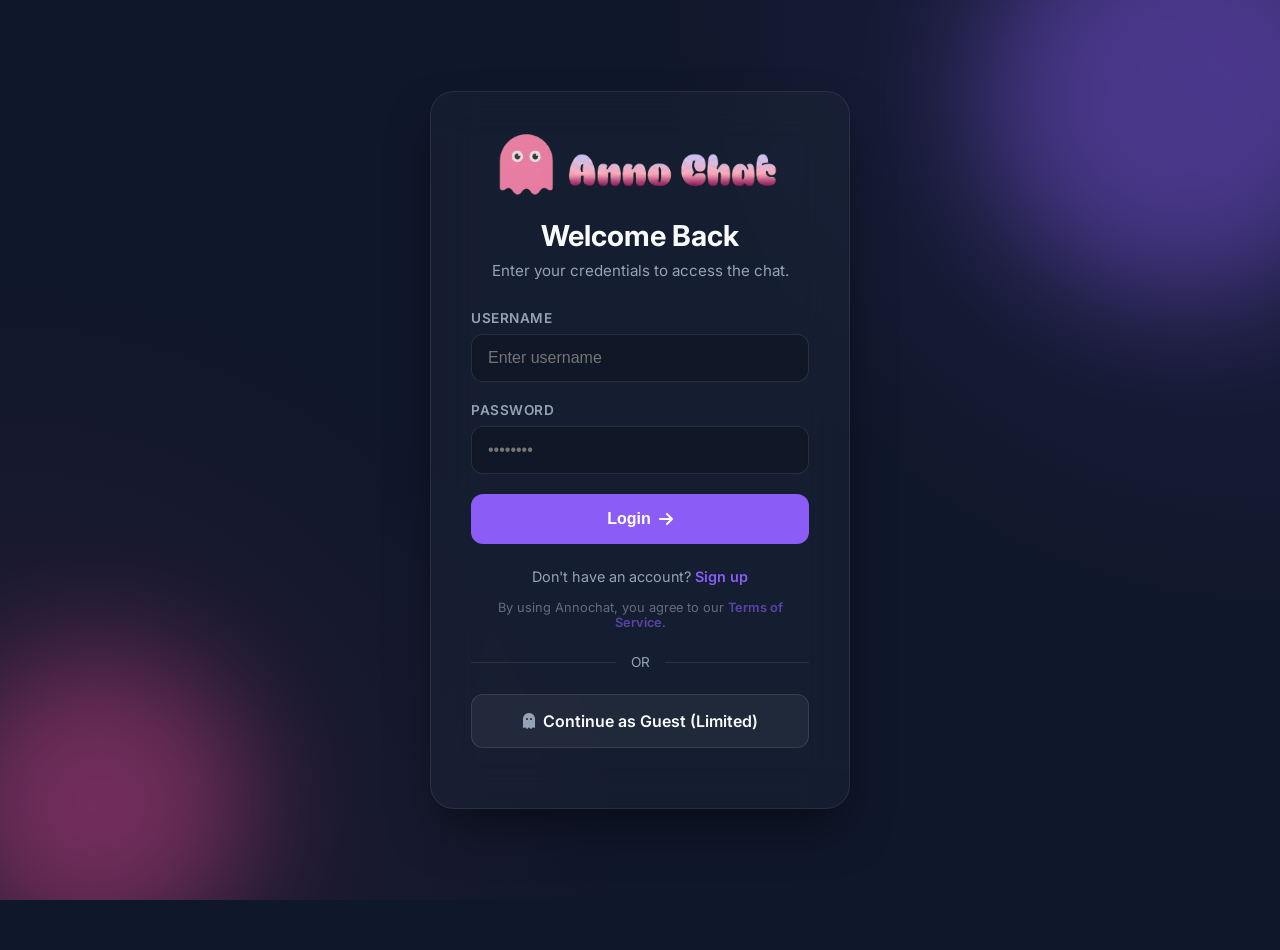
<file: frontend/login.html>
<!DOCTYPE html>
<html lang="en">

<head>
    <meta charset="UTF-8">
    <meta name="viewport" content="width=device-width, initial-scale=1.0, viewport-fit=cover">
    <title>Annochat | Login</title>
    <link rel="stylesheet" href="style.css">
    <link href="https://fonts.googleapis.com/css2?family=Inter:wght@400;500;600;700;800;900&display=swap"
        rel="stylesheet">
    <link rel="stylesheet" href="https://cdnjs.cloudflare.com/ajax/libs/font-awesome/6.4.0/css/all.min.css">
    <style>
        * {
            box-sizing: border-box;
        }

        .auth-page {
            min-height: 100dvh;
            display: flex;
            align-items: center;
            justify-content: center;
            background: radial-gradient(circle at top right, rgba(139, 92, 246, 0.15), transparent 40%),
                radial-gradient(circle at bottom left, rgba(236, 72, 153, 0.1), transparent 40%);
            background-color: var(--bg-primary);
            position: relative;
            overflow-y: auto;
            overflow-x: hidden;
            padding: 40px 20px;
        }

        .auth-card {
            background: rgba(30, 41, 59, 0.4);
            backdrop-filter: blur(24px);
            -webkit-backdrop-filter: blur(24px);
            border: 1px solid rgba(255, 255, 255, 0.08);
            border-radius: 24px;
            padding: 40px;
            width: 100%;
            max-width: 420px;
            box-shadow: 0 25px 50px -12px rgba(0, 0, 0, 0.5);
            z-index: 10;
            position: relative;
        }

        .auth-header {
            text-align: center;
            margin-bottom: 30px;
        }

        .auth-header .logo {
            font-size: 2rem;
            color: var(--text-normal);
            margin-bottom: 10px;
            display: flex;
            align-items: center;
            justify-content: center;
            gap: 10px;
        }

        .auth-header .logo i {
            color: var(--brand-experiment);
            font-size: 1.8rem;
        }

        .auth-header .brand-icon {
            margin-bottom: 25px;
            transform-origin: center center;
        }

        .auth-header h1 {
            font-size: 1.8rem;
            font-weight: 700;
            margin-bottom: 8px;
        }

        .auth-header p {
            color: var(--text-muted);
            font-size: 0.95rem;
        }

        .auth-form .input-group {
            margin-bottom: 20px;
        }

        .auth-form label {
            display: block;
            margin-bottom: 8px;
            color: var(--text-muted);
            font-size: 0.85rem;
            text-transform: uppercase;
            letter-spacing: 0.5px;
            font-weight: 600;
        }

        .auth-form input,
        .auth-form select {
            width: 100%;
            background: rgba(0, 0, 0, 0.2);
            border: 1px solid rgba(255, 255, 255, 0.1);
            color: white;
            padding: 14px 16px;
            border-radius: 12px;
            font-size: 1rem;
            transition: all 0.2s ease;
        }

        .auth-form select option {
            background: #1e293b;
            color: white;
        }

        .auth-form input:focus,
        .auth-form select:focus {
            outline: none;
            border-color: var(--brand-experiment);
            background: rgba(0, 0, 0, 0.4);
            box-shadow: 0 0 0 3px rgba(139, 92, 246, 0.2);
        }

        .auth-btn {
            width: 100%;
            background: var(--brand-experiment);
            color: white;
            border: none;
            padding: 16px;
            border-radius: 12px;
            font-size: 1rem;
            font-weight: 600;
            cursor: pointer;
            transition: all 0.2s ease;
            display: flex;
            align-items: center;
            justify-content: center;
            gap: 8px;
        }

        .auth-btn:hover {
            background: #7c3aed;
            transform: translateY(-2px);
            box-shadow: 0 10px 20px -10px var(--brand-experiment);
        }

        .auth-btn.loading {
            opacity: 0.7;
            pointer-events: none;
        }

        .auth-divider {
            display: flex;
            align-items: center;
            margin: 24px 0;
            color: var(--text-muted);
            font-size: 0.85rem;
        }

        .auth-divider::before,
        .auth-divider::after {
            content: '';
            flex: 1;
            height: 1px;
            background: rgba(255, 255, 255, 0.1);
        }

        .auth-divider::before {
            margin-right: 15px;
        }

        .auth-divider::after {
            margin-left: 15px;
        }

        .guest-btn {
            width: 100%;
            background: rgba(255, 255, 255, 0.05);
            color: var(--text-normal);
            border: 1px solid rgba(255, 255, 255, 0.1);
            padding: 16px;
            border-radius: 12px;
            font-size: 1rem;
            font-weight: 600;
            cursor: pointer;
            transition: all 0.2s ease;
            text-decoration: none;
            display: flex;
            align-items: center;
            justify-content: center;
            gap: 8px;
            margin-bottom: 20px;
        }

        .guest-btn:hover {
            background: rgba(255, 255, 255, 0.1);
            transform: translateY(-2px);
        }

        .guest-btn i {
            color: var(--text-muted);
        }

        .auth-footer {
            text-align: center;
            margin-top: 24px;
            color: var(--text-muted);
            font-size: 0.9rem;
        }

        .auth-footer a {
            color: var(--brand-experiment);
            text-decoration: none;
            font-weight: 600;
        }

        .auth-footer a:hover {
            text-decoration: underline;
        }

        /* Abstract shapes matching the site vibe */
        .shape {
            position: absolute;
            filter: blur(60px);
            z-index: 1;
            border-radius: 50%;
            opacity: 0.4;
        }

        .shape-1 {
            width: 400px;
            height: 400px;
            background: #8b5cf6;
            top: -100px;
            right: -100px;
        }

        .shape-2 {
            width: 300px;
            height: 300px;
            background: #ec4899;
            bottom: -50px;
            left: -50px;
        }

        #error-msg,
        #success-msg {
            display: none;
            padding: 12px;
            border-radius: 8px;
            font-size: 0.9rem;
            margin-bottom: 20px;
            text-align: center;
        }

        #error-msg {
            background: rgba(225, 29, 72, 0.2);
            color: #ff4d6d;
            border: 1px solid rgba(225, 29, 72, 0.3);
        }

        #success-msg {
            background: rgba(16, 185, 129, 0.2);
            color: #34d399;
            border: 1px solid rgba(16, 185, 129, 0.3);
        }
        /* Mandatory Terms Modal */
        .terms-modal-overlay {
            display: none;
            position: fixed;
            inset: 0;
            background: rgba(0, 0, 0, 0.9);
            backdrop-filter: blur(12px);
            z-index: 1000;
            align-items: center;
            justify-content: center;
            padding: 20px;
        }

        .terms-modal-card {
            background: #0f172a;
            border: 1px solid rgba(255, 255, 255, 0.1);
            border-radius: 24px;
            max-width: 600px;
            width: 100%;
            max-height: 80vh;
            display: flex;
            flex-direction: column;
            overflow: hidden;
            box-shadow: 0 25px 50px -12px rgba(0, 0, 0, 0.5);
        }

        .terms-modal-header {
            padding: 24px;
            border-bottom: 1px solid rgba(255, 255, 255, 0.05);
            text-align: center;
        }

        .terms-modal-header h2 {
            margin: 0;
            font-size: 1.5rem;
            color: white;
        }

        .terms-modal-body {
            flex: 1;
            padding: 24px;
            overflow-y: auto;
            color: #94a3b8;
            font-size: 0.95rem;
            line-height: 1.6;
        }

        .terms-modal-body h3 {
            color: var(--brand-experiment);
            margin: 20px 0 10px 0;
            font-size: 1.1rem;
        }

        .terms-modal-footer {
            padding: 24px;
            border-top: 1px solid rgba(255, 255, 255, 0.05);
            display: flex;
            gap: 12px;
        }

        .terms-modal-btn {
            flex: 1;
            padding: 14px;
            border-radius: 12px;
            font-weight: 600;
            cursor: pointer;
            transition: all 0.2s ease;
            font-size: 0.95rem;
        }

        .btn-decline {
            background: rgba(255, 255, 255, 0.05);
            color: white;
            border: 1px solid rgba(255, 255, 255, 0.1);
        }

        .btn-accept {
            background: var(--brand-experiment);
            color: white;
            border: none;
        }

        .btn-accept:hover {
            background: #7c3aed;
            transform: translateY(-2px);
        }
    </style>
</head>

<body class="auth-page">
    <div class="shape shape-1"></div>
    <div class="shape shape-2"></div>

    <div class="auth-card">
        <div class="auth-header">
            <a href="index.html" style="text-decoration: none;">
                <div class="logo">
                    <img src="icon/logo2.png" alt="Annochat Logo" class="brand-icon">
                </div>
            </a>
            <h1 id="form-title">Welcome Back</h1>
            <p id="form-subtitle">Enter your credentials to access the chat.</p>
        </div>

        <div id="error-msg"></div>
        <div id="success-msg"></div>

        <form id="auth-form" class="auth-form">
            <div class="input-group">
                <label for="username">Username</label>
                <input type="text" id="username" placeholder="Enter username" required autocomplete="username">
            </div>

            <div id="signup-fields" style="display: none;">
                <div class="input-group">
                    <label for="lastName">Last Name (Optional)</label>
                    <input type="text" id="lastName" placeholder="Enter last name" autocomplete="family-name">
                </div>
                <div class="input-group" style="display: flex; gap: 15px;">
                    <div style="flex: 1;">
                        <label for="country">Country</label>
                        <select id="country" style="width: 100%;">
                            <option value="">Select Country</option>
                        </select>
                    </div>
                    <div style="flex: 1;">
                        <label for="city">City</label>
                        <select id="city" style="width: 100%;" disabled>
                            <option value="">Select City</option>
                        </select>
                    </div>
                </div>
                <div class="input-group">
                    <label for="age">Age</label>
                    <input type="number" id="age" placeholder="Must be 18 or older" min="18" max="120" style="width: 100%;">
                </div>
                <div class="input-group" style="display: flex; align-items: flex-start; gap: 10px; margin-top: 15px;">
                    <input type="checkbox" id="terms-check" style="width: auto; margin-top: 4px;">
                    <label for="terms-check" style="font-size: 0.85rem; color: var(--text-muted); cursor: pointer;">
                        I confirm I am 18+ and agree to the <a href="terms.html" target="_blank" style="color: var(--brand-experiment); text-decoration: none;">Terms of Service</a>
                    </label>
                </div>
            </div>

            <div class="input-group">
                <label for="password">Password</label>
                <input type="password" id="password" placeholder="••••••••" required autocomplete="current-password">
            </div>

            <button type="submit" id="submit-btn" class="auth-btn">
                <span>Login</span>
                <i class="fa-solid fa-arrow-right"></i>
            </button>
        </form>

        <div class="auth-footer">
            <span id="toggle-text">Don't have an account? <a href="#" id="toggle-form">Sign up</a></span>
            <div style="margin-top: 15px; font-size: 0.8rem; opacity: 0.6;">
                By using Annochat, you agree to our <a href="terms.html" target="_blank">Terms of Service</a>.
            </div>
        </div>

        <div class="auth-divider">OR</div>

        <a href="#" id="guest-btn" class="guest-btn">
            <i class="fa-solid fa-ghost"></i>
            Continue as Guest (Limited)
        </a>
    </div>

    </div>

    <!-- Registration Terms Modal -->
    <div id="reg-terms-modal" class="terms-modal-overlay">
        <div class="terms-modal-card">
            <div class="terms-modal-header">
                <h2>Mandatory Compliance Agreement</h2>
            </div>
            <div class="terms-modal-body">
                <p style="color: #fb7185; font-weight: 700; background: rgba(244, 63, 94, 0.1); padding: 12px; border-radius: 8px; margin-bottom: 20px;">
                    YOU MUST READ AND AGREE TO THESE TERMS TO CREATE AN ACCOUNT.
                </p>
                
                <h3>1. LIMITATION OF LIABILITY</h3>
                <p><strong>Annochat is provided "AS IS".</strong> The website owner and developers are <strong>NOT RESPONSIBLE</strong> for scams, fraud, financial loss, or harm caused by strangers on this platform. You use this service at your <strong>own risk</strong>.</p>
                
                <h3>2. 18+ REQUIREMENT</h3>
                <p>By proceeding, you swear under penalty of perjury that you are at least 18 years of age.</p>
                
                <h3>3. CODE OF CONDUCT</h3>
                <p>Harassment, illegal activities, and scamming are strictly prohibited and will result in permanent termination of your account.</p>
                
                <h3>4. ANONYMITY</h3>
                <p>While we do not log chats, any information you share is your own responsibility. Never share personal sensitive data.</p>
                
                <p style="margin-top: 20px; font-size: 0.8rem; opacity: 0.7;">
                    Clicking "Accept & Join" constitutes a legally binding agreement to our full <a href="terms.html" target="_blank" style="color: var(--brand-experiment);">Terms of Service</a>.
                </p>
            </div>
            <div class="terms-modal-footer">
                <button class="terms-modal-btn btn-decline" onclick="closeRegTerms()">Decline</button>
                <button class="terms-modal-btn btn-accept" onclick="finalizeRegistration()">Accept & Join</button>
            </div>
        </div>
    </div>

    <!-- Need config.js for the API URL -->
    <script src="config.js"></script>
    <script>
        let isLoginMode = true;

        const formTitle = document.getElementById('form-title');
        const formSubtitle = document.getElementById('form-subtitle');
        const submitBtn = document.getElementById('submit-btn');
        const toggleText = document.getElementById('toggle-text');
        const toggleFormBtn = document.getElementById('toggle-form');
        const authForm = document.getElementById('auth-form');
        const guestBtn = document.getElementById('guest-btn');

        const errorMsgEl = document.getElementById('error-msg');
        const successMsgEl = document.getElementById('success-msg');

        function showMessage(type, text) {
            errorMsgEl.style.display = 'none';
            successMsgEl.style.display = 'none';
            if (type === 'error') {
                errorMsgEl.innerText = text;
                errorMsgEl.style.display = 'block';
            } else if (type === 'success') {
                successMsgEl.innerText = text;
                successMsgEl.style.display = 'block';
            }
        }

        toggleFormBtn.addEventListener('click', (e) => {
            e.preventDefault();
            isLoginMode = !isLoginMode;
            showMessage('', '');

            const signupFields = document.getElementById('signup-fields');

            if (isLoginMode) {
                formTitle.innerText = 'Welcome Back';
                formSubtitle.innerText = 'Enter your credentials to access the chat.';
                submitBtn.innerHTML = '<span>Login</span><i class="fa-solid fa-arrow-right"></i>';
                toggleText.innerHTML = 'Don\'t have an account? <a href="#" id="toggle-form">Sign up</a>';
                signupFields.style.display = 'none';
            } else {
                formTitle.innerText = 'Create Account';
                formSubtitle.innerText = 'Register to unlock unlimited chatting.';
                submitBtn.innerHTML = '<span>Sign Up</span><i class="fa-solid fa-user-plus"></i>';
                toggleText.innerHTML = 'Already have an account? <a href="#" id="toggle-form">Login</a>';
                signupFields.style.display = 'block';
            }
            // Re-attach listener due to innerHTML replace
            document.getElementById('toggle-form').addEventListener('click', arguments.callee);
        });

        guestBtn.addEventListener('click', (e) => {
            e.preventDefault();
            // Just mark as guest and set usage to 0 if not present
            localStorage.setItem('isLoggedIn', 'false');
            if (!localStorage.getItem('guest_chats_used')) {
                localStorage.setItem('guest_chats_used', '0');
            }
            window.location.href = 'app.html';
        });

        let pendingRegistrationData = null;

        function closeRegTerms() {
            document.getElementById('reg-terms-modal').style.display = 'none';
        }

        async function finalizeRegistration() {
            if (!pendingRegistrationData) return;
            
            closeRegTerms();
            submitBtn.classList.add('loading');
            const originalBtnHtml = submitBtn.innerHTML;
            submitBtn.innerHTML = '<i class="fa-solid fa-spinner fa-spin"></i> Finalizing...';

            try {
                const response = await fetch(CONFIG.GOOGLE_SHEET_API_URL, {
                    method: 'POST',
                    headers: { 'Content-Type': 'text/plain;charset=utf-8' },
                    body: JSON.stringify(pendingRegistrationData)
                });

                const result = await response.json();
                if (result.success) {
                    showMessage('success', result.message);
                    localStorage.setItem('isLoggedIn', 'true');
                    localStorage.setItem('username', pendingRegistrationData.username);
                    setTimeout(() => {
                        window.location.href = 'app.html';
                    }, 1500);
                } else {
                    showMessage('error', result.message || 'Registration failed.');
                }
            } catch (err) {
                showMessage('error', 'Connection failed. Please try again.');
            } finally {
                submitBtn.classList.remove('loading');
                submitBtn.innerHTML = originalBtnHtml;
            }
        }

        authForm.addEventListener('submit', async (e) => {
            e.preventDefault();

            const username = document.getElementById('username').value.trim();
            const password = document.getElementById('password').value.trim();
            
            if (!isLoginMode) {
                const age = document.getElementById('age').value;
                const termsCheck = document.getElementById('terms-check');
                const country = document.getElementById('country').value;
                const city = document.getElementById('city').value;
                
                if (!age || parseInt(age) < 18) {
                    showMessage('error', "You must be at least 18 years old to join.");
                    return;
                }

                if (!termsCheck.checked) {
                    showMessage('error', "You must agree to the Terms of Service.");
                    return;
                }

                if (!country || !city) {
                    showMessage('error', "Please select your Country and City.");
                    return;
                }

                pendingRegistrationData = {
                    action: 'register',
                    username,
                    password,
                    lastName: document.getElementById('lastName').value,
                    country,
                    city,
                    age: parseInt(age)
                };

                // SHOW THE MANDATORY TERMS MODAL INSTEAD OF SUBMITTING
                document.getElementById('reg-terms-modal').style.display = 'flex';
                return;
            }

            if (!username || !password) {
                showMessage('error', 'Please fill in all required fields.');
                return;
            }

            if (!CONFIG.GOOGLE_SHEET_API_URL) {
                showMessage('error', 'Authentication service is currently unavailable.');
                return;
            }

            submitBtn.classList.add('loading');
            const originalBtnHtml = submitBtn.innerHTML;
            submitBtn.innerHTML = '<i class="fa-solid fa-spinner fa-spin"></i> Please wait...';
            showMessage('', '');

            try {
                const response = await fetch(CONFIG.GOOGLE_SHEET_API_URL, {
                    method: 'POST',
                    headers: { 'Content-Type': 'text/plain;charset=utf-8' },
                    body: JSON.stringify({
                        action: 'login',
                        username,
                        password
                    })
                });

                const result = await response.json();
                if (result.success) {
                    showMessage('success', result.message);
                    localStorage.setItem('isLoggedIn', 'true');
                    localStorage.setItem('username', username);
                    setTimeout(() => {
                        window.location.href = 'app.html';
                    }, 1000);
                } else {
                    showMessage('error', result.message || 'An error occurred.');
                }
            } catch (err) {
                showMessage('error', 'Network error. Please try again.');
            } finally {
                if (isLoginMode) {
                    submitBtn.classList.remove('loading');
                    submitBtn.innerHTML = originalBtnHtml;
                }
            }
        });

        // Fetch countries for signup
        let countryData = [];
        async function fetchCountries() {
            try {
                const res = await fetch('https://countriesnow.space/api/v0.1/countries');
                const json = await res.json();
                if (!json.error) {
                    countryData = json.data;
                    const countrySelect = document.getElementById('country');
                    countryData.forEach(c => {
                        const opt = document.createElement('option');
                        opt.value = c.country;
                        opt.innerText = c.country;
                        countrySelect.appendChild(opt);
                    });
                }
            } catch (err) {
                console.error("Failed to load countries:", err);
            }
        }

        fetchCountries();

        document.getElementById('country').addEventListener('change', (e) => {
            const selectedCountry = e.target.value;
            const citySelect = document.getElementById('city');
            citySelect.innerHTML = '<option value="">Select City</option>';

            if (!selectedCountry) {
                citySelect.disabled = true;
                return;
            }

            const cInfo = countryData.find(c => c.country === selectedCountry);
            if (cInfo && cInfo.cities) {
                cInfo.cities.forEach(city => {
                    const opt = document.createElement('option');
                    opt.value = city;
                    opt.innerText = city;
                    citySelect.appendChild(opt);
                });
                citySelect.disabled = false;
            }
        });

    </script>
</body>

</html>
</file>
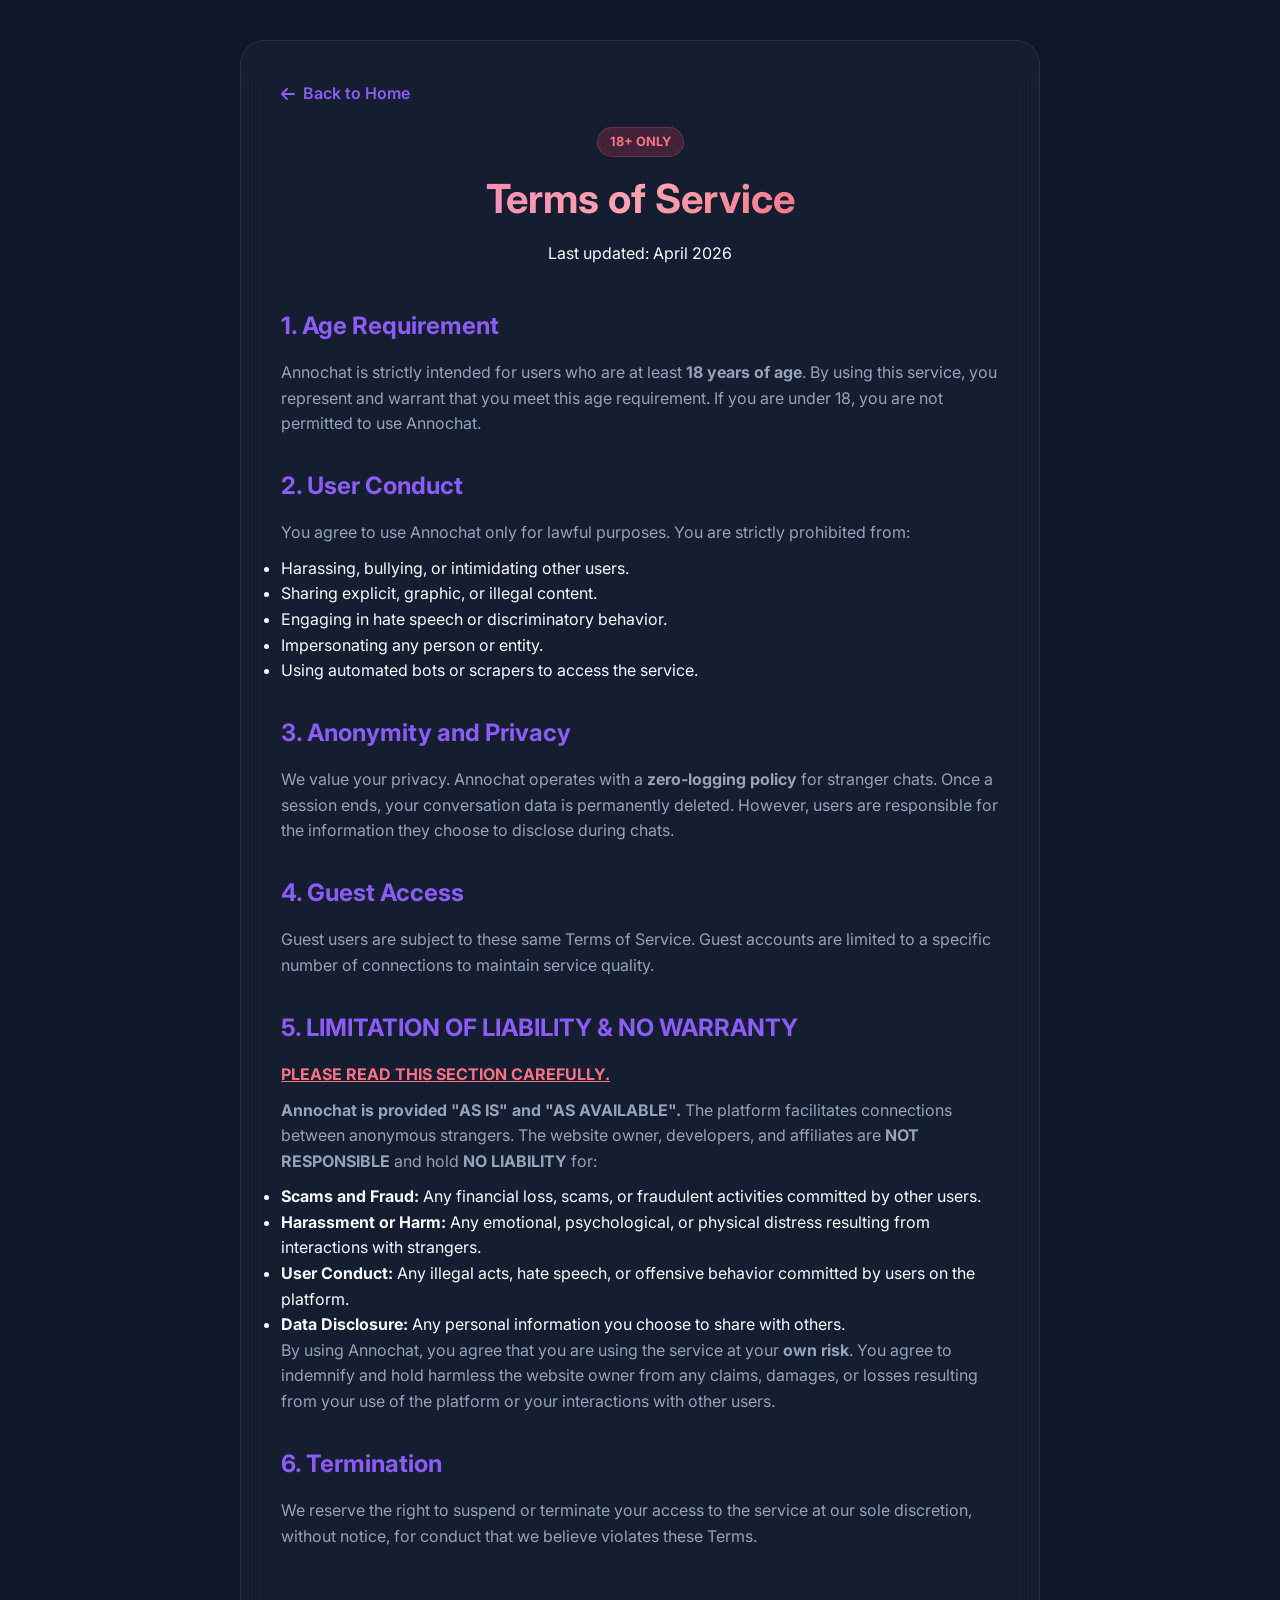
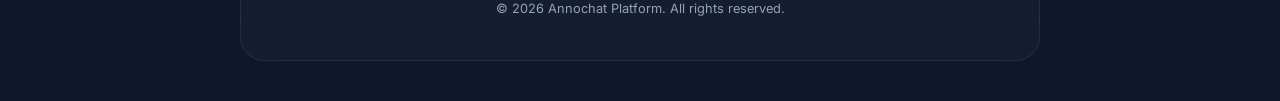
<file: frontend/terms.html>
<!DOCTYPE html>
<html lang="en">
<head>
    <meta charset="UTF-8">
    <meta name="viewport" content="width=device-width, initial-scale=1.0">
    <title>Terms of Service | Annochat</title>
    <link rel="stylesheet" href="style.css">
    <link href="https://fonts.googleapis.com/css2?family=Inter:wght@400;500;600;700;800&display=swap" rel="stylesheet">
    <link rel="stylesheet" href="https://cdnjs.cloudflare.com/ajax/libs/font-awesome/6.4.0/css/all.min.css">
    <style>
        .terms-page {
            background-color: var(--bg-primary);
            color: var(--text-normal);
            font-family: 'Inter', sans-serif;
            line-height: 1.6;
            padding: 40px 20px;
            min-height: 100vh;
        }
        .terms-container {
            max-width: 800px;
            margin: 0 auto;
            background: rgba(30, 41, 59, 0.4);
            backdrop-filter: blur(20px);
            border: 1px solid rgba(255, 255, 255, 0.08);
            border-radius: 24px;
            padding: 40px;
        }
        .terms-header {
            text-align: center;
            margin-bottom: 40px;
        }
        .terms-header h1 {
            font-size: 2.5rem;
            margin-bottom: 10px;
            background: linear-gradient(135deg, #f472b6, #fda4af, #f43f5e);
            -webkit-background-clip: text;
            -webkit-text-fill-color: transparent;
        }
        .terms-section {
            margin-bottom: 30px;
        }
        .terms-section h2 {
            color: var(--brand-experiment);
            margin-bottom: 15px;
            font-size: 1.5rem;
        }
        .terms-section p {
            color: var(--text-muted);
            margin-bottom: 10px;
        }
        .back-link {
            display: inline-flex;
            align-items: center;
            gap: 8px;
            color: var(--brand-experiment);
            text-decoration: none;
            margin-bottom: 20px;
            font-weight: 600;
        }
        .back-link:hover {
            color: #a78bfa;
        }
        .age-badge {
            display: inline-block;
            background: rgba(244, 63, 94, 0.2);
            color: #fb7185;
            padding: 4px 12px;
            border-radius: 99px;
            font-weight: 700;
            font-size: 0.8rem;
            margin-bottom: 10px;
            border: 1px solid rgba(244, 63, 94, 0.3);
        }
    </style>
</head>
<body class="terms-page">
    <div class="terms-container">
        <a href="index.html" class="back-link">
            <i class="fa-solid fa-arrow-left"></i> Back to Home
        </a>
        <div class="terms-header">
            <div class="age-badge">18+ ONLY</div>
            <h1>Terms of Service</h1>
            <p>Last updated: April 2026</p>
        </div>

        <div class="terms-section">
            <h2>1. Age Requirement</h2>
            <p>Annochat is strictly intended for users who are at least <strong>18 years of age</strong>. By using this service, you represent and warrant that you meet this age requirement. If you are under 18, you are not permitted to use Annochat.</p>
        </div>

        <div class="terms-section">
            <h2>2. User Conduct</h2>
            <p>You agree to use Annochat only for lawful purposes. You are strictly prohibited from:</p>
            <ul>
                <li>Harassing, bullying, or intimidating other users.</li>
                <li>Sharing explicit, graphic, or illegal content.</li>
                <li>Engaging in hate speech or discriminatory behavior.</li>
                <li>Impersonating any person or entity.</li>
                <li>Using automated bots or scrapers to access the service.</li>
            </ul>
        </div>

        <div class="terms-section">
            <h2>3. Anonymity and Privacy</h2>
            <p>We value your privacy. Annochat operates with a <strong>zero-logging policy</strong> for stranger chats. Once a session ends, your conversation data is permanently deleted. However, users are responsible for the information they choose to disclose during chats.</p>
        </div>

        <div class="terms-section">
            <h2>4. Guest Access</h2>
            <p>Guest users are subject to these same Terms of Service. Guest accounts are limited to a specific number of connections to maintain service quality.</p>
        </div>

        <div class="terms-section">
            <h2>5. LIMITATION OF LIABILITY & NO WARRANTY</h2>
            <p style="color: #fb7185; font-weight: 700; text-decoration: underline;">PLEASE READ THIS SECTION CAREFULLY.</p>
            <p><strong>Annochat is provided "AS IS" and "AS AVAILABLE".</strong> The platform facilitates connections between anonymous strangers. The website owner, developers, and affiliates are <strong>NOT RESPONSIBLE</strong> and hold <strong>NO LIABILITY</strong> for:</p>
            <ul>
                <li><strong>Scams and Fraud:</strong> Any financial loss, scams, or fraudulent activities committed by other users.</li>
                <li><strong>Harassment or Harm:</strong> Any emotional, psychological, or physical distress resulting from interactions with strangers.</li>
                <li><strong>User Conduct:</strong> Any illegal acts, hate speech, or offensive behavior committed by users on the platform.</li>
                <li><strong>Data Disclosure:</strong> Any personal information you choose to share with others.</li>
            </ul>
            <p>By using Annochat, you agree that you are using the service at your <strong>own risk</strong>. You agree to indemnify and hold harmless the website owner from any claims, damages, or losses resulting from your use of the platform or your interactions with other users.</p>
        </div>

        <div class="terms-section">
            <h2>6. Termination</h2>
            <p>We reserve the right to suspend or terminate your access to the service at our sole discretion, without notice, for conduct that we believe violates these Terms.</p>
        </div>

        <div style="text-align: center; margin-top: 50px; color: var(--text-muted); font-size: 0.8rem;">
            © 2026 Annochat Platform. All rights reserved.
        </div>
    </div>
</body>
</html>
</file>
<file: frontend/style.css>
:root {
    /* Premium Slate & Neon Theme */
    --bg-primary: #0f172a;
    --bg-secondary: #0b0f19;
    --bg-tertiary: #1e293b;
    --bg-input: rgba(30, 41, 59, 0.7);
    --text-normal: #f8fafc;
    --text-muted: #94a3b8;
    --interactive-normal: #cbd5e1;
    --interactive-hover: #ffffff;
    --interactive-active: #ffffff;
    --brand-experiment: #8b5cf6;

    --orange-skip: #f97316;
    --orange-hover: #ea580c;
    --blue-find: #5865f2;
    --blue-hover: #4752c4;

    --font-ui: 'gg sans', 'Inter', system-ui, sans-serif;
}

* {
    box-sizing: border-box;
    margin: 0;
    padding: 0;
}

html, body {
    width: 100%;
    margin: 0;
    padding: 0;
    overflow-x: hidden;
    scroll-behavior: smooth;
    -webkit-font-smoothing: antialiased;
}

body {
    font-family: var(--font-ui);
    background-color: var(--bg-secondary);
    color: var(--text-normal);
}

/* Chat app layout — locks the viewport so it never scrolls */
.app-layout {
    display: flex;
    height: 100vh;
    height: 100dvh;
    width: 100vw;
    overflow: hidden;
    position: fixed;
    top: 0;
    left: 0;
    right: 0;
    bottom: 0;
    /* Prevent pull-to-refresh rubber-banding on iOS */
    overscroll-behavior: none;
}

/* =========================================
   SIDEBAR (LEFT)
   ========================================= */
.sidebar {
    width: 280px;
    background-color: var(--bg-secondary);
    display: flex;
    flex-direction: column;
    justify-content: space-between;
    flex-shrink: 0;
}

.sidebar-top {
    padding: 16px 12px;
    display: flex;
    flex-direction: column;
    gap: 16px;
}

.dm-list {
    display: flex;
    flex-direction: column;
}

.dm-item {
    background: rgba(255, 255, 255, 0.08);
    /* Active item */
    color: var(--interactive-active);
    border: none;
    padding: 10px 12px;
    border-radius: 4px;
    font-size: 1rem;
    font-weight: 500;
    text-align: left;
    display: flex;
    align-items: center;
    gap: 12px;
    cursor: pointer;
    margin-bottom: 16px;
}

.dm-item i {
    color: var(--text-muted);
    font-size: 1.1rem;
}

.section-title {
    font-size: 0.75rem;
    font-weight: 700;
    color: var(--text-muted);
    padding-left: 10px;
    margin-top: 8px;
}

/* Sidebar Bottom — anchors to the very bottom of the sidebar */
.sidebar-bottom {
    display: flex;
    flex-direction: column;
    justify-content: flex-end;
    flex-grow: 1;
    margin-top: auto;
}

/* Removed premium ad styles entirely */

.profile-panel {
    background-color: var(--bg-tertiary);
    padding: 12px 14px;
    display: flex;
    align-items: center;
    border-radius: 8px;
    box-shadow: 0 4px 6px rgba(0, 0, 0, 0.1);
}

.profile-panel .avatar {
    width: 32px;
    height: 32px;
    background: white;
    color: black;
    border-radius: 50%;
    display: flex;
    justify-content: center;
    align-items: center;
    margin-right: 12px;
    font-size: 1.1rem;
}

.profile-panel .user-info {
    flex-grow: 1;
    display: flex;
    flex-direction: column;
}

.profile-panel .username {
    font-size: 0.9rem;
    font-weight: 600;
    color: var(--text-normal);
}

.profile-panel .user-controls {
    display: flex;
    gap: 16px;
    color: var(--text-muted);
    font-size: 1.1rem;
}


/* =========================================
   MAIN CHAT AREA (RIGHT) AND GLASSMORPHISM
   ========================================= */
.chat-area {
    flex-grow: 1;
    display: flex;
    flex-direction: column;
    background-color: rgba(15, 23, 42, 0.4);
    backdrop-filter: blur(40px);
    -webkit-backdrop-filter: blur(40px);
    position: relative;
    overflow: hidden;
    isolation: isolate;
}

/* === LIVELY ANIMATED BACKGROUND === */
.chat-area::before,
.chat-area::after {
    content: '';
    position: absolute;
    width: 60vw;
    height: 60vh;
    border-radius: 50%;
    filter: blur(120px);
    z-index: -1;
    animation: floatOrbs 25s infinite alternate ease-in-out;
    opacity: 0.35;
}

.chat-area::before {
    background: #8b5cf6;
    top: -20%;
    left: -10%;
}

.chat-area::after {
    background: #ec4899;
    bottom: -20%;
    right: -10%;
    animation-delay: -12s;
}

@keyframes floatOrbs {
    0% {
        transform: translate(0, 0) scale(1) rotate(0deg);
    }

    100% {
        transform: translate(15%, 15%) scale(1.3) rotate(15deg);
    }
}

/* Header */
.chat-header {
    height: 48px;
    display: flex;
    align-items: center;
    justify-content: space-between;
    padding: 0 16px;
    padding-top: env(safe-area-inset-top, 0px);
    height: calc(48px + env(safe-area-inset-top, 0px));
    border-bottom: 1px solid rgba(255, 255, 255, 0.05);
    /* Very subtle line */
    background: rgba(0, 0, 0, 0.2);
    z-index: 10;
    flex-shrink: 0;
}

.header-left {
    display: flex;
    align-items: center;
    gap: 10px;
    font-size: 1.1rem;
    font-weight: 600;
    color: var(--text-normal);
}

.header-left i {
    color: var(--text-muted);
}

.status-dot {
    width: 8px;
    height: 8px;
    background: #23a559;
    border-radius: 50%;
    margin-left: 5px;
}

.header-right {
    display: flex;
    align-items: center;
    gap: 20px;
}

.icon-btn {
    color: var(--interactive-normal);
    font-size: 1.25rem;
    cursor: pointer;
}

.custom-dropdown {
    position: relative;
    user-select: none;
    outline: none;
}

.dropdown-header {
    display: flex;
    align-items: center;
    background: rgba(139, 92, 246, 0.15);
    /* Neon Brand tint */
    border: 1px solid rgba(139, 92, 246, 0.3);
    border-radius: 20px;
    padding: 6px 14px;
    gap: 10px;
    transition: all 0.2s ease;
    cursor: pointer;
    color: var(--text-normal);
    font-size: 0.85rem;
    font-weight: 500;
}

.dropdown-header:hover {
    background: rgba(139, 92, 246, 0.25);
    border-color: rgba(139, 92, 246, 0.6);
}

.dropdown-header i.fa-filter {
    color: var(--brand-experiment);
    font-size: 0.85rem;
}

.dropdown-arrow {
    color: var(--text-muted);
    font-size: 0.75rem;
    transition: transform 0.2s ease;
}

.custom-dropdown.open .dropdown-arrow {
    transform: rotate(180deg);
}

.sidebar-bottom .custom-dropdown.open .dropdown-arrow {
    transform: rotate(0deg);
    /* Arrow was already pointing up in HTML */
}

.dropdown-options {
    position: absolute;
    top: calc(100% + 8px);
    right: 0;
    background: var(--bg-secondary);
    border: 1px solid rgba(255, 255, 255, 0.05);
    border-radius: 8px;
    width: max-content;
    box-shadow: 0 8px 24px rgba(0, 0, 0, 0.4);
    display: none;
    flex-direction: column;
    overflow: hidden;
    z-index: 100;
}

.custom-dropdown.open .dropdown-options {
    display: flex;
    animation: dropDownFade 0.2s ease forwards;
}

@keyframes dropDownFade {
    0% {
        opacity: 0;
        transform: translateY(-5px);
    }

    100% {
        opacity: 1;
        transform: translateY(0);
    }
}

.dropdown-option {
    padding: 10px 16px;
    color: var(--text-normal);
    font-size: 0.85rem;
    cursor: pointer;
    transition: background 0.1s;
}

.dropdown-option:hover {
    background: var(--brand-experiment);
    color: white;
}

/* Chat Messages */
.chat-messages {
    flex-grow: 1;
    overflow-y: auto;
    padding: 16px;
    display: flex;
    flex-direction: column;
    gap: 16px;
}

.welcome-banner {
    margin-top: auto;
    /* Pushes it to the bottom if empty */
    margin-bottom: 20px;
    display: flex;
    flex-direction: column;
    gap: 10px;
}

.welcome-avatar {
    width: 68px;
    height: 68px;
    background: var(--interactive-normal);
    border-radius: 50%;
    display: flex;
    justify-content: center;
    align-items: center;
    color: white;
    font-size: 2.5rem;
    margin-bottom: 8px;
}

.welcome-banner h2 {
    font-size: 2rem;
    color: #fff;
}

.welcome-banner p {
    color: var(--text-muted);
    font-size: 1rem;
}

/* Message item */
.message-wrapper {
    display: flex;
    gap: 16px;
    margin-top: 16px;
}

.user-avatar {
    width: 40px;
    height: 40px;
    border-radius: 50%;
    background: var(--brand-experiment);
    display: flex;
    justify-content: center;
    align-items: center;
    color: white;
    flex-shrink: 0;
    margin-top: 2px;
}

.message-wrapper.user .user-avatar {
    background: #23a559;
}

.message-core {
    display: flex;
    flex-direction: column;
    gap: 4px;
}

.message-header {
    display: flex;
    align-items: baseline;
    gap: 8px;
}

.username {
    font-weight: 500;
    font-size: 1rem;
    color: #fff;
}

.timestamp {
    font-size: 0.75rem;
    color: var(--text-muted);
}

.message-text {
    font-size: 1rem;
    color: var(--text-normal);
    line-height: 1.375rem;
    word-break: break-word;
}


/* Typing Indicator */
.typing-container {
    height: 24px;
    padding: 0 16px;
}

.typing-indicator {
    font-size: 0.85rem;
    color: var(--text-muted);
    display: flex;
    align-items: center;
    gap: 8px;
    font-weight: 600;
}

.typing-indicator.hidden {
    display: none;
}

.dot-bounce {
    display: flex;
    gap: 4px;
}

.dot-bounce span {
    width: 5px;
    height: 5px;
    background: var(--text-muted);
    border-radius: 50%;
    animation: bounce 1.4s infinite;
}

.dot-bounce span:nth-child(1) {
    animation-delay: -0.32s;
}

.dot-bounce span:nth-child(2) {
    animation-delay: -0.16s;
}

@keyframes bounce {

    0%,
    80%,
    100% {
        transform: scale(0);
    }

    40% {
        transform: scale(1);
    }
}

/* Input Area */
.input-wrapper {
    padding: 0 16px 16px 16px;
    display: flex;
    align-items: stretch;
    gap: 12px;
    height: 68px;
    overflow: visible;
}

.action-buttons {
    display: flex;
}

.esc-btn,
.skip-btn {
    border: none;
    font-weight: 700;
    font-size: 0.9rem;
    padding: 0 16px;
    cursor: pointer;
    font-family: inherit;
    color: white;
}

.esc-btn {
    background-color: var(--bg-tertiary);
    border-radius: 8px 0 0 8px;
}

.esc-btn:hover {
    background-color: #111214;
}

.skip-btn {
    background-color: var(--orange-skip);
    border-radius: 0 8px 8px 0;
    position: relative;
    overflow: hidden;
    transition: all 0.3s;
    min-width: 80px;
}

.skip-btn.finding {
    background-color: var(--blue-find);
    border-radius: 8px;
    /* Full rounded when alone? No, keep it consistent or adjusted */
}

.skip-btn.finding:hover {
    background-color: var(--blue-hover);
}

.skip-btn::after {
    content: '';
    position: absolute;
    top: -50%;
    left: -50%;
    width: 200%;
    height: 200%;
    background: linear-gradient(rgba(255, 255, 255, 0.2), transparent, rgba(255, 255, 255, 0.2));
    transform: rotate(45deg);
    animation: shimmer 3s infinite;
}

@keyframes shimmer {
    0% {
        transform: translateX(-100%) rotate(45deg);
    }

    100% {
        transform: translateX(100%) rotate(45deg);
    }
}

.skip-btn:hover {
    background-color: var(--orange-hover);
    transform: scale(1.02);
}

.chat-input-box {
    flex-grow: 1;
    background-color: var(--bg-input);
    border-radius: 10px;
    display: flex;
    align-items: center;
    padding: 0 16px;
    box-shadow: inset 0 2px 4px rgba(0, 0, 0, 0.1);
    border: 1px solid rgba(255, 255, 255, 0.05);
    transition: all 0.2s ease;
}

.chat-input-box:focus-within {
    border-color: rgba(139, 92, 246, 0.4);
    background-color: rgba(30, 41, 59, 0.9);
    box-shadow: 0 0 15px rgba(139, 92, 246, 0.15), inset 0 2px 4px rgba(0, 0, 0, 0.1);
}

.add-file-btn {
    background: transparent;
    border: none;
    color: var(--interactive-normal);
    font-size: 1.4rem;
    margin-right: 16px;
    cursor: pointer;
}

.add-file-btn:hover {
    color: var(--interactive-hover);
}

#message-input {
    flex-grow: 1;
    background: transparent;
    border: none;
    color: var(--text-normal);
    font-size: 1rem;
    outline: none;
    font-family: inherit;
}

.input-icons {
    display: flex;
    align-items: center;
    gap: 16px;
    color: var(--interactive-normal);
    font-size: 1.4rem;
}

.gif-icon {
    font-size: 0.8rem;
    font-weight: 800;
    background: rgba(255, 255, 255, 0.1);
    padding: 2px 6px;
    border-radius: 4px;
}

.input-icons i:hover,
.gif-icon:hover {
    color: var(--interactive-hover);
    cursor: pointer;
}


/* Toasts */
.toast {
    position: fixed;
    top: 20px;
    right: 20px;
    background: var(--brand-experiment);
    color: white;
    padding: 12px 20px;
    border-radius: 4px;
    font-weight: 600;
    box-shadow: 0 4px 10px rgba(0, 0, 0, 0.2);
}

.toast.hidden {
    display: none;
}

::-webkit-scrollbar {
    width: 8px;
}

::-webkit-scrollbar-track {
    background: var(--bg-secondary);
    border-radius: 4px;
}

::-webkit-scrollbar-thumb {
    background: var(--bg-tertiary);
    border-radius: 4px;
}

/* Modals & Popups */
.modal-overlay {
    position: fixed;
    inset: 0;
    background: rgba(0, 0, 0, 0.8);
    display: flex;
    justify-content: center;
    align-items: center;
    z-index: 1000;
}

.modal-overlay.hidden {
    display: none;
}

.modal-content {
    background: var(--bg-secondary);
    border: 1px solid rgba(255, 255, 255, 0.05);
    border-radius: 14px;
    min-width: 350px;
    box-shadow: 0 20px 60px rgba(0, 0, 0, 0.6);
    display: flex;
    flex-direction: column;
    overflow: hidden;
}

.modal-header {
    display: flex;
    justify-content: space-between;
    align-items: center;
    padding: 18px 22px 14px;
    border-bottom: 1px solid rgba(255, 255, 255, 0.05);
    flex-shrink: 0;
}

.close-btn {
    cursor: pointer;
    color: var(--text-muted);
    font-size: 1.2rem;
}

.close-btn:hover {
    color: white;
    transform: scale(1.1);
}

.theme-options {
    display: flex;
    flex-direction: column;
    gap: 12px;
}

.theme-btn {
    background: var(--bg-tertiary);
    color: var(--text-normal);
    border: none;
    padding: 12px;
    border-radius: 8px;
    font-weight: 600;
    cursor: pointer;
    text-align: left;
    transition: all 0.2s;
}

.theme-btn:hover {
    background: var(--bg-input);
    transform: translateX(5px);
}

/* Pickers */
.picker-popup {
    position: absolute;
    bottom: 85px;
    right: 20px;
    background: var(--bg-secondary);
    border: 1px solid rgba(255, 255, 255, 0.05);
    border-radius: 8px;
    padding: 12px;
    width: 320px;
    height: 350px;
    box-shadow: 0 10px 30px rgba(0, 0, 0, 0.5);
    z-index: 100;
    display: flex;
    flex-direction: column;
    gap: 10px;
}

.picker-popup.hidden {
    display: none;
}

.emoji-grid {
    display: grid;
    grid-template-columns: repeat(8, 1fr);
    gap: 6px;
    overflow-y: auto;
    padding-right: 8px;
}

.emoji-item {
    font-size: 1.5rem;
    text-align: center;
    cursor: pointer;
    padding: 4px;
    border-radius: 4px;
    transition: 0.1s;
}

.emoji-item:hover {
    background: rgba(255, 255, 255, 0.1);
    transform: scale(1.2);
}

#gif-search {
    background: var(--bg-input);
    border: none;
    color: var(--text-normal);
    padding: 10px 12px;
    border-radius: 4px;
    outline: none;
    width: 100%;
    font-family: inherit;
    font-size: 0.9rem;
}

.gif-grid {
    display: grid;
    grid-template-columns: 1fr 1fr;
    gap: 8px;
    overflow-y: auto;
    flex-grow: 1;
    padding-right: 8px;
}

.gif-item {
    width: 100%;
    border-radius: 4px;
    cursor: pointer;
    object-fit: cover;
    height: 100px;
    transition: transform 0.2s;
}

.gif-item:hover {
    transform: scale(1.05);
    z-index: 2;
    box-shadow: 0 4px 10px rgba(0, 0, 0, 0.3);
}

.chat-gif-embed {
    max-width: 250px;
    border-radius: 8px;
    margin-top: 8px;
    cursor: pointer;
}

/* ====== SETTINGS MODAL - PREMIUM REDESIGN ====== */
.settings-wide {
    width: 580px;
    max-width: 96vw;
    max-height: 90vh;
    display: flex;
    flex-direction: column;
}

/* Top pill-style tab switcher */
.settings-tabs {
    display: flex;
    gap: 4px;
    padding: 14px 20px 0;
    background: rgba(0, 0, 0, 0.15);
    border-bottom: 1px solid rgba(255, 255, 255, 0.06);
    overflow-x: auto;
}

.stab {
    background: transparent;
    border: none;
    color: var(--text-muted);
    font-size: 0.82rem;
    font-weight: 600;
    padding: 8px 16px 10px;
    cursor: pointer;
    border-radius: 0;
    border-bottom: 2px solid transparent;
    transition: all 0.18s;
    font-family: inherit;
    white-space: nowrap;
    letter-spacing: 0.01em;
}

.stab:hover {
    color: var(--text-normal);
}

.stab.active {
    color: #fff;
    border-bottom: 2px solid var(--brand-experiment);
    background: rgba(139, 92, 246, 0.08);
}

/* Panels */
.spanel {
    padding: 20px 22px;
    overflow-y: auto;
    flex: 1;
    display: flex;
    flex-direction: column;
    gap: 16px;
}

.spanel.hidden {
    display: none;
}

.shint {
    color: var(--text-muted);
    font-size: 0.83rem;
    line-height: 1.5;
    margin: 0;
}

.slabel {
    display: block;
    font-size: 0.7rem;
    font-weight: 700;
    color: var(--text-muted);
    letter-spacing: 0.08em;
    text-transform: uppercase;
    margin-bottom: 8px;
}

/* BG Upload Zone */
.bg-upload-zone {
    border: 2px dashed rgba(139, 92, 246, 0.35);
    border-radius: 12px;
    padding: 28px 20px;
    text-align: center;
    cursor: pointer;
    transition: all 0.2s;
    background: rgba(139, 92, 246, 0.04);
}

.bg-upload-zone:hover {
    border-color: rgba(139, 92, 246, 0.8);
    background: rgba(139, 92, 246, 0.1);
    transform: scale(1.01);
}

/* Font size & family buttons */
.font-size-row {
    display: flex;
    gap: 8px;
    flex-wrap: wrap;
}

.fsz-btn {
    background: rgba(255, 255, 255, 0.06);
    color: var(--text-muted);
    border: 1px solid rgba(255, 255, 255, 0.08);
    padding: 8px 18px;
    border-radius: 8px;
    font-weight: 600;
    cursor: pointer;
    font-family: inherit;
    font-size: 0.85rem;
    transition: all 0.18s;
}

.fsz-btn:hover {
    color: white;
    border-color: rgba(139, 92, 246, 0.5);
    background: rgba(139, 92, 246, 0.15);
}

.fsz-btn.active {
    background: var(--brand-experiment);
    color: white;
    border-color: transparent;
}

/* Red action button */
.saction-btn {
    background: rgba(239, 68, 68, 0.1);
    color: #ef4444;
    border: 1px solid rgba(239, 68, 68, 0.25);
    padding: 9px 18px;
    border-radius: 8px;
    font-weight: 600;
    cursor: pointer;
    font-family: inherit;
    font-size: 0.85rem;
    transition: all 0.2s;
    align-self: flex-start;
}

.saction-btn:hover {
    background: rgba(239, 68, 68, 0.25);
}

/* Toggle switch */
.toggle-sw {
    display: flex;
    align-items: center;
    gap: 10px;
    cursor: pointer;
    padding: 6px 0;
}

.toggle-sw input {
    display: none;
}

.tslider {
    width: 44px;
    height: 24px;
    background: rgba(255, 255, 255, 0.1);
    border-radius: 12px;
    position: relative;
    transition: 0.25s;
    flex-shrink: 0;
    border: 1px solid rgba(255, 255, 255, 0.1);
}

.tslider::after {
    content: '';
    position: absolute;
    top: 3px;
    left: 3px;
    width: 16px;
    height: 16px;
    background: white;
    border-radius: 50%;
    transition: 0.25s;
    box-shadow: 0 1px 4px rgba(0, 0, 0, 0.4);
}

.toggle-sw input:checked+.tslider {
    background: var(--brand-experiment);
    border-color: transparent;
}

.toggle-sw input:checked+.tslider::after {
    transform: translateX(20px);
}

/* Slider track */
input[type=range] {
    -webkit-appearance: none;
    appearance: none;
    height: 4px;
    border-radius: 2px;
    background: rgba(255, 255, 255, 0.1);
    outline: none;
}

input[type=range]::-webkit-slider-thumb {
    -webkit-appearance: none;
    width: 16px;
    height: 16px;
    border-radius: 50%;
    background: var(--brand-experiment);
    cursor: pointer;
    box-shadow: 0 0 6px rgba(139, 92, 246, 0.5);
}

/* Custom BG overlay */
#custom-bg-overlay {
    position: absolute;
    inset: 0;
    background-size: cover;
    background-position: center;
    pointer-events: none;
    z-index: 0;
    transition: opacity 0.3s;
}

/* Settings section divider */
.sdivider {
    height: 1px;
    background: rgba(255, 255, 255, 0.05);
    margin: 4px 0;
}

/* ====== TOAST ====== */
.toast {
    position: fixed;
    top: 24px;
    right: 24px;
    background: var(--brand-experiment);
    color: white;
    padding: 12px 24px;
    border-radius: 8px;
    font-weight: 600;
    box-shadow: 0 8px 16px rgba(0, 0, 0, 0.3);
    z-index: 2000;
    transition: all 0.3s cubic-bezier(0.18, 0.89, 0.32, 1.28);
    opacity: 0;
    transform: translateY(-20px);
    pointer-events: none;
}

.toast.show {
    opacity: 1;
    transform: translateY(0);
    pointer-events: auto;
}

.toast.hidden {
    display: none;
}

/* Mobile Menu Button - Hidden by default */
.mobile-menu-btn {
    display: none;
    align-items: center;
    justify-content: center;
    background: transparent;
    border: none;
    color: var(--text-normal);
    font-size: 1.4rem;
    cursor: pointer;
}

/* ====== MOBILE RESPONSIVE - CHAT APP ====== */
@media (max-width: 768px) {

    /* Sidebar slides off-screen to the left */
    .sidebar {
        position: fixed;
        left: 0;
        top: 0;
        bottom: 0;
        height: 100vh;
        height: 100dvh;
        width: 280px;
        z-index: 1100;
        transform: translateX(-290px);
        transition: transform 0.3s cubic-bezier(0.4, 0, 0.2, 1);
        box-shadow: 10px 0 30px rgba(0, 0, 0, 0.5);
    }

    .app-layout.sidebar-open .sidebar {
        transform: translateX(0);
    }

    .sidebar-overlay {
        position: fixed;
        inset: 0;
        background: rgba(0, 0, 0, 0.6);
        z-index: 1050;
        opacity: 0;
        pointer-events: none;
        transition: opacity 0.3s;
        backdrop-filter: blur(4px);
    }

    .app-layout.sidebar-open .sidebar-overlay {
        opacity: 1;
        pointer-events: auto;
    }

    /* Chat area fills full screen */
    .chat-area {
        width: 100%;
        min-width: 0;
        flex: 1;
    }

    .mobile-menu-btn {
        display: flex;
        margin-right: 12px;
    }

    .chat-header {
        padding: 0 12px;
        padding-top: env(safe-area-inset-top, 0px);
        height: calc(52px + env(safe-area-inset-top, 0px));
        flex-shrink: 0;
    }

    .chat-area::before,
    .chat-area::after {
        width: 100vw;
        height: 100vh;
        filter: blur(80px);
    }

    .welcome-banner h2 {
        font-size: 1.4rem;
    }

    .welcome-banner p {
        font-size: 0.9rem;
    }

    .welcome-avatar {
        width: 52px;
        height: 52px;
        font-size: 1.7rem;
    }

    /* Messages area fills available space */
    .chat-messages {
        padding: 12px;
        gap: 12px;
    }

    /* Typing indicator */
    .typing-container {
        padding: 0 12px;
    }

    /* Input bar - fixed to bottom, full width */
    .input-wrapper {
        padding: 10px 12px;
        padding-right: max(12px, env(safe-area-inset-right, 12px));
        padding-left: max(12px, env(safe-area-inset-left, 12px));
        padding-bottom: max(14px, env(safe-area-inset-bottom));
        height: auto;
        flex-shrink: 0;
        display: flex;
        flex-direction: row;
        gap: 8px;
        background: rgba(0, 0, 0, 0.25);
        backdrop-filter: blur(10px);
        align-items: center;
        border-top: 1px solid rgba(255, 255, 255, 0.05);
        overflow: visible;
    }

    .action-buttons {
        width: auto;
        display: flex;
        height: 46px;
        flex-shrink: 0;
    }

    .esc-btn {
        display: none !important;
    }

    .skip-btn {
        flex: none;
        width: 82px;
        height: 46px;
        border-radius: 10px;
        padding: 0 8px;
        font-size: 0.82rem;
        letter-spacing: 0.02em;
    }

    .chat-input-box {
        flex-grow: 1;
        height: 46px;
        padding: 0 10px;
        border-radius: 12px;
        min-width: 0;
        overflow: hidden;
    }

    .add-file-btn {
        margin-right: 8px;
        font-size: 1.15rem;
        flex-shrink: 0;
    }

    .input-icons {
        gap: 10px;
        font-size: 1.1rem;
        flex-shrink: 0;
    }

    #message-input {
        font-size: 16px;
        /* Prevents iOS zoom on focus */
        min-width: 0;
    }

    /* Modals */
    .modal-content {
        width: 94%;
        min-width: unset;
        max-height: 88vh;
        max-height: 88dvh;
    }

    .settings-wide {
        max-height: 85vh;
        max-height: 85dvh;
    }

    /* Pickers */
    .picker-popup {
        width: calc(100vw - 24px);
        bottom: 80px;
        right: 12px;
        left: 12px;
    }

    .header-left {
        gap: 8px;
    }

    /* Message bubbles tighter on mobile */
    .message-wrapper {
        gap: 10px;
        margin-top: 10px;
    }

    .user-avatar {
        width: 34px;
        height: 34px;
        font-size: 0.9rem;
    }

    .message-text {
        font-size: 0.95rem;
    }

    .username {
        font-size: 0.9rem;
    }

    .timestamp {
        font-size: 0.7rem;
    }
}

/* =========================================
   LANDING PAGE STYLES
   ========================================= */

.landing-page {
    --brand-experiment: #f472b6;
    overflow-x: hidden;
    overflow-y: auto;
    height: auto;
    min-height: 100vh;
    background-color: #030303;
    background-image: radial-gradient(circle at 15% 50%, rgba(244, 114, 182, 0.12), transparent 40%),
        radial-gradient(circle at 85% 30%, rgba(225, 29, 72, 0.08), transparent 40%);
    scroll-behavior: smooth;
    color: var(--text-normal);
    position: static;
    font-family: 'Inter', system-ui, sans-serif;
}

.landing-page::before {
    content: '';
    position: fixed;
    inset: 0;
    background-image:
        linear-gradient(rgba(255, 255, 255, 0.03) 1px, transparent 1px),
        linear-gradient(90deg, rgba(255, 255, 255, 0.03) 1px, transparent 1px);
    background-size: 60px 60px;
    z-index: -1;
    pointer-events: none;
    mask-image: radial-gradient(ellipse at top, black 20%, transparent 80%);
    -webkit-mask-image: radial-gradient(ellipse at top, black 20%, transparent 80%);
    transform: translateZ(0);
    will-change: transform;
}

.gradient-text {
    background: linear-gradient(135deg, #f472b6, #fda4af, #f43f5e);
    -webkit-background-clip: text;
    -webkit-text-fill-color: transparent;
}

@keyframes gradientShift {
    0% {
        background-position: 0% 50%;
    }

    100% {
        background-position: 100% 50%;
    }
}

/* Navbar */
.navbar {
    position: fixed;
    top: 0;
    width: 100%;
    z-index: 2000;
    padding: 24px 0;
    transition: all 0.4s cubic-bezier(0.4, 0, 0.2, 1);
}

.navbar.scrolled {
    padding: 14px 0;
    background: rgba(15, 23, 42, 0.85);
    backdrop-filter: blur(20px);
    border-bottom: 1px solid rgba(255, 255, 255, 0.08);
    box-shadow: 0 10px 30px rgba(0, 0, 0, 0.2);
}

.nav-container {
    max-width: 1400px;
    margin: 0 auto;
    display: flex;
    justify-content: space-between;
    align-items: center;
    padding: 0 24px;
    box-sizing: border-box;
    width: 100%;
}

.logo {
    display: flex;
    align-items: center;
    gap: 12px;
    font-size: 1.6rem;
    font-weight: 800;
    color: white;
    letter-spacing: -0.02em;
}

.logo i {
    color: var(--brand-experiment);
    filter: drop-shadow(0 0 8px rgba(139, 92, 246, 0.5));
}

.brand-icon {
    margin-top: 15px;
    margin-bottom: 5px;
    height: 36px;
    width: auto;
    display: block;
    object-fit: contain;
    transform: scale(3.5);
    transform-origin: left center;
}

.nav-links {
    display: flex;
    gap: 40px;
    align-items: center;
}

.nav-links a {
    text-decoration: none;
    color: var(--text-muted);
    font-weight: 600;
    font-size: 0.95rem;
    transition: all 0.2s;
    letter-spacing: 0.01em;
}

.nav-links a:hover {
    color: white;
}

.cta-nav {
    background: rgba(255, 255, 255, 0.08);
    backdrop-filter: blur(10px);
    border: 1px solid rgba(255, 255, 255, 0.15);
    color: white !important;
    padding: 10px 24px;
    border-radius: 100px;
    font-weight: 600 !important;
    transition: all 0.3s ease;
    box-shadow: inset 0 0 10px rgba(255, 255, 255, 0.05);
}

.cta-nav:hover {
    background: rgba(255, 255, 255, 0.12);
    border-color: rgba(255, 255, 255, 0.3);
    transform: translateY(-2px);
    box-shadow: inset 0 0 10px rgba(255, 255, 255, 0.08), 0 8px 25px rgba(0, 0, 0, 0.4);
}

/* Hero Section */
.hero {
    padding: 200px 40px 120px;
    max-width: 1300px;
    margin: 0 auto;
    display: grid;
    grid-template-columns: 1.15fr 0.85fr;
    gap: 80px;
    align-items: center;
    position: relative;
    z-index: 10;
}

.hero-content {
    animation: fadeInUp 1s cubic-bezier(0.16, 1, 0.3, 1) forwards;
    position: relative;
    z-index: 5;
}

@keyframes fadeInUp {
    from {
        opacity: 0;
        transform: translateY(40px);
    }

    to {
        opacity: 1;
        transform: translateY(0);
    }
}

.hero-content h1 {
    font-family: 'Boldonse', sans-serif;
    font-size: 4.5rem;
    line-height: 1.05;
    font-weight: 800;
    margin-bottom: 28px;
    letter-spacing: 0.02em;
    color: #fff;
    text-shadow: 0 10px 40px rgba(0, 0, 0, 0.5);
}

.hero-content p {
    font-size: 1.25rem;
    color: #94a3b8;
    margin-bottom: 48px;
    line-height: 1.6;
    max-width: 580px;
    font-weight: 400;
}

.hero-badge {
    display: inline-flex;
    align-items: center;
    gap: 8px;
    background: rgba(255, 255, 255, 0.04);
    color: #f1f5f9;
    padding: 8px 16px;
    border-radius: 100px;
    font-size: 0.85rem;
    font-weight: 600;
    margin-bottom: 32px;
    border: 1px solid rgba(255, 255, 255, 0.1);
    box-shadow: inset 0 0 20px rgba(255, 255, 255, 0.02);
    backdrop-filter: blur(10px);
}

.hero-actions {
    display: flex;
    gap: 20px;
}

.btn-primary {
    background: linear-gradient(135deg, #f472b6, #e11d48);
    color: white;
    text-decoration: none;
    padding: 16px 36px;
    border-radius: 100px;
    font-weight: 600;
    font-size: 1.1rem;
    transition: all 0.3s ease;
    display: flex;
    align-items: center;
    gap: 10px;
    border: 1px solid rgba(255, 255, 255, 0.2);
    box-shadow: 0 10px 30px -10px rgba(244, 114, 182, 0.6);
}

.btn-primary:hover {
    transform: translateY(-3px);
    box-shadow: 0 20px 40px -10px rgba(244, 114, 182, 0.8);
    filter: brightness(1.1);
}

.btn-secondary {
    background: transparent;
    color: white;
    text-decoration: none;
    padding: 16px 36px;
    border-radius: 100px;
    font-weight: 600;
    font-size: 1.1rem;
    transition: all 0.3s ease;
    border: 1px solid rgba(255, 255, 255, 0.15);
}

.btn-secondary:hover {
    background: rgba(255, 255, 255, 0.05);
    border-color: rgba(255, 255, 255, 0.3);
}

/* Hero Visual */
.hero-visual {
    position: relative;
    display: flex;
    justify-content: center;
    align-items: center;
    width: 100%;
}

.hero-mockup {
    border-radius: 20px;
    mask-image: radial-gradient(ellipse at center, rgba(0, 0, 0, 1) 75%, rgba(0, 0, 0, 0) 100%);
    -webkit-mask-image: radial-gradient(ellipse at center, rgba(0, 0, 0, 1) 75%, rgba(0, 0, 0, 0) 100%);
    transition: all 0.5s ease;
}

.hero-mockup.main {
    width: 220%;
    max-width: 1800px;
    margin-left: 40%;
    position: relative;
    z-index: -1;
    filter: drop-shadow(0 30px 60px rgba(0, 0, 0, 0.8));
    mask-image: linear-gradient(to right, transparent 0%, transparent 5%, rgba(0, 0, 0, 1) 30%, rgba(0, 0, 0, 1) 85%, transparent 100%);
    -webkit-mask-image: linear-gradient(to right, transparent 0%, transparent 5%, rgba(0, 0, 0, 1) 65%, rgba(0, 0, 0, 1) 85%, transparent 100%);
    will-change: transform;
    transform: translateZ(0);
}

@keyframes floatHero {

    0%,
    100% {
        transform: translateY(0) rotate(0deg);
    }

    50% {
        transform: translateY(-15px) rotate(1deg);
    }
}

.hero-glow {
    position: absolute;
    width: 120%;
    height: 120%;
    background: radial-gradient(circle, rgba(139, 92, 246, 0.2) 0%, transparent 70%);
    z-index: 1;
    pointer-events: none;
}

/* Trust Stats */
.trust-stats {
    background: transparent;
    padding: 60px 0;
    position: relative;
    z-index: 5;
    border-top: 1px solid rgba(255, 255, 255, 0.03);
    border-bottom: 1px solid rgba(255, 255, 255, 0.03);
}

.stats-container {
    max-width: 1200px;
    margin: 0 auto;
    display: flex;
    justify-content: space-around;
    padding: 0 40px;
}

.stat-item {
    text-align: center;
}

.stat-value {
    display: block;
    font-size: 2.5rem;
    font-weight: 900;
    color: white;
    margin-bottom: 8px;
}

.stat-label {
    text-transform: uppercase;
    font-size: 0.8rem;
    font-weight: 700;
    color: var(--text-muted);
    letter-spacing: 0.1em;
}

/* Section Header */
.section-header {
    text-align: center;
    margin-bottom: 80px;
    max-width: 800px;
    margin-left: auto;
    margin-right: auto;
}

.section-header h2 {
    font-family: 'Boldonse', sans-serif;
    font-size: 3.2rem;
    font-weight: 800;
    margin-bottom: 20px;
    letter-spacing: 0.02em;
}

.section-header p {
    font-size: 1.25rem;
    color: var(--text-muted);
    line-height: 1.6;
}

/* Features Section */
.features {
    padding: 120px 40px;
    background: radial-gradient(circle at bottom right, rgba(139, 92, 246, 0.05), transparent 40%);
}

.feature-grid {
    display: grid;
    grid-template-columns: repeat(3, 1fr);
    gap: 32px;
    max-width: 1300px;
    margin: 0 auto;
}

.feature-card {
    background: rgba(20, 20, 20, 0.4);
    backdrop-filter: blur(20px);
    padding: 48px 40px;
    border-radius: 30px;
    border: 1px solid rgba(255, 255, 255, 0.05);
    transition: all 0.4s cubic-bezier(0.16, 1, 0.3, 1);
    position: relative;
    overflow: hidden;
    box-shadow: inset 0 0 0 1px rgba(255, 255, 255, 0.02), 0 10px 40px -10px rgba(0, 0, 0, 0.5);
}

.feature-card::before {
    content: '';
    position: absolute;
    inset: 0;
    background: linear-gradient(135deg, rgba(244, 114, 182, 0.08), transparent);
    opacity: 0;
    transition: opacity 0.4s;
}

.feature-card:hover {
    transform: translateY(-8px);
    border-color: rgba(255, 255, 255, 0.15);
    background: rgba(255, 255, 255, 0.05);
    box-shadow: inset 0 0 0 1px rgba(255, 255, 255, 0.05), 0 20px 50px -15px rgba(0, 0, 0, 0.8);
}

.feature-card:hover::before {
    opacity: 1;
}

.feature-card i {
    font-size: 2.6rem;
    background: linear-gradient(135deg, #f472b6, #e11d48);
    -webkit-background-clip: text;
    -webkit-text-fill-color: transparent;
    filter: drop-shadow(0 10px 20px rgba(244, 114, 182, 0.3));
    margin-bottom: 28px;
    position: relative;
    z-index: 2;
    display: inline-block;
}

.feature-card h3 {
    font-size: 1.6rem;
    margin-bottom: 16px;
    font-weight: 700;
    position: relative;
    z-index: 2;
}

.feature-card p {
    color: var(--text-muted);
    line-height: 1.65;
    font-size: 1.05rem;
    position: relative;
    z-index: 2;
}

/* How It Works */
.how-it-works {
    padding: 120px 40px;
    background: transparent;
}

.steps-container {
    max-width: 1200px;
    margin: 0 auto;
    display: grid;
    grid-template-columns: repeat(3, 1fr);
    gap: 60px;
    position: relative;
}

.step-card {
    text-align: center;
    position: relative;
    z-index: 2;
}

.step-number {
    width: 60px;
    height: 60px;
    background: var(--brand-experiment);
    color: white;
    border-radius: 50%;
    display: flex;
    justify-content: center;
    align-items: center;
    font-size: 1.5rem;
    font-weight: 900;
    margin: 0 auto 28px;
    box-shadow: 0 0 20px rgba(139, 92, 246, 0.4);
}

.step-card h3 {
    font-size: 1.5rem;
    margin-bottom: 16px;
    color: #fff;
}

.step-card p {
    color: var(--text-muted);
    line-height: 1.6;
}

/* Trust Section */
.trust-area {
    padding: 120px 40px;
    max-width: 1300px;
    margin: 0 auto;
}

.trust-content {
    background: rgba(20, 20, 20, 0.4);
    backdrop-filter: blur(20px);
    border-radius: 40px;
    padding: 80px;
    display: grid;
    grid-template-columns: 1fr 1fr;
    gap: 80px;
    align-items: center;
    border: 1px solid rgba(255, 255, 255, 0.05);
    box-shadow: inset 0 0 0 1px rgba(255, 255, 255, 0.02), 0 20px 60px -20px rgba(0, 0, 0, 0.8);
}

.trust-text h2 {
    font-size: 3rem;
    font-weight: 800;
    margin-bottom: 24px;
    line-height: 1.1;
}

.trust-text p {
    font-size: 1.15rem;
    color: var(--text-muted);
    line-height: 1.7;
    margin-bottom: 32px;
}

.trust-features {
    display: flex;
    flex-direction: column;
    gap: 20px;
}

.trust-feat-item {
    display: flex;
    align-items: center;
    gap: 16px;
    font-weight: 600;
    font-size: 1.1rem;
}

.trust-feat-item i {
    color: #23a559;
    font-size: 1.2rem;
}

.trust-visual {
    position: relative;
}

.security-shield {
    font-size: 12rem;
    color: var(--brand-experiment);
    filter: drop-shadow(0 0 30px rgba(244, 114, 182, 0.3));
    text-align: center;
    display: block;
}

/* CTA Card */
.final-cta {
    padding: 100px 40px;
    max-width: 1300px;
    margin: 0 auto;
}

.cta-card {
    background: linear-gradient(135deg, rgba(244, 114, 182, 0.15), rgba(225, 29, 72, 0.1));
    backdrop-filter: blur(20px);
    border: 1px solid rgba(255, 255, 255, 0.1);
    padding: 100px 60px;
    border-radius: 50px;
    text-align: center;
    color: white;
    position: relative;
    overflow: hidden;
    box-shadow: inset 0 0 0 1px rgba(255, 255, 255, 0.05), 0 40px 100px rgba(0, 0, 0, 0.5);
}

.cta-card::after {
    content: '';
    position: absolute;
    top: -50%;
    left: -50%;
    width: 200%;
    height: 200%;
    background: radial-gradient(circle, rgba(255, 255, 255, 0.1) 0%, transparent 60%);
    pointer-events: none;
}

.cta-card h2 {
    font-family: 'Boldonse', sans-serif;
    font-size: 4rem;
    font-weight: 900;
    margin-bottom: 24px;
    letter-spacing: 0.02em;
    line-height: 1;
}

.cta-card p {
    font-size: 1.4rem;
    margin-bottom: 50px;
    opacity: 0.95;
    max-width: 700px;
    margin-left: auto;
    margin-right: auto;
}

.btn-primary.large {
    background: rgba(255, 255, 255, 0.95);
    backdrop-filter: blur(10px);
    color: var(--brand-experiment);
    padding: 22px 64px;
    font-size: 1.35rem;
    font-weight: 900;
    text-transform: uppercase;
    letter-spacing: 0.08em;
    border: 1px solid rgba(255, 255, 255, 1);
    box-shadow: 0 20px 40px rgba(244, 114, 182, 0.3);
    border-radius: 100px;
    transition: all 0.4s cubic-bezier(0.16, 1, 0.3, 1);
}

.btn-primary.large:hover {
    background: #ffffff;
    color: #e11d48;
    transform: translateY(-8px) scale(1.04);
    box-shadow: 0 30px 60px rgba(225, 29, 72, 0.4), 0 0 30px rgba(244, 114, 182, 0.4);
    border-color: #f472b6;
}

/* Footer */
.footer {
    padding: 100px 40px 60px;
    background: #020617;
    border-top: 1px solid rgba(255, 255, 255, 0.03);
}

.footer-content {
    max-width: 1300px;
    margin: 0 auto;
    display: flex;
    justify-content: space-between;
    align-items: flex-start;
}

.footer-info {
    max-width: 350px;
}

.footer-logo {
    display: flex;
    align-items: center;
    gap: 12px;
    font-size: 1.8rem;
    font-weight: 800;
    margin-bottom: 24px;
    color: white;
}

.footer-desc {
    color: var(--text-muted);
    line-height: 1.6;
    margin-bottom: 30px;
}

.footer-nav {
    display: flex;
    gap: 80px;
}

.footer-col h4 {
    font-size: 1rem;
    text-transform: uppercase;
    letter-spacing: 0.1em;
    margin-bottom: 24px;
    color: white;
}

.footer-col ul {
    list-style: none;
}

.footer-col ul li {
    margin-bottom: 14px;
}

.footer-col ul li a {
    text-decoration: none;
    color: var(--text-muted);
    transition: color 0.2s;
}

.footer-col ul li a:hover {
    color: white;
}

.footer-bottom {
    max-width: 1300px;
    margin: 60px auto 0;
    padding-top: 40px;
    border-top: 1px solid rgba(255, 255, 255, 0.05);
    display: flex;
    justify-content: space-between;
    align-items: center;
    color: var(--text-muted);
    font-size: 0.9rem;
}

/* FAQ Section */
.faq-section {
    padding: 100px 40px;
    max-width: 1300px;
    margin: 0 auto;
}

.faq-container {
    max-width: 800px;
    margin: 0 auto;
    display: flex;
    flex-direction: column;
    gap: 16px;
}

.faq-item {
    background: rgba(20, 20, 20, 0.4);
    backdrop-filter: blur(20px);
    border: 1px solid rgba(255, 255, 255, 0.08);
    border-radius: 16px;
    overflow: hidden;
    transition: all 0.3s ease;
}

.faq-item[open] {
    background: rgba(255, 255, 255, 0.05);
    border-color: rgba(244, 114, 182, 0.3);
    box-shadow: 0 10px 30px rgba(0, 0, 0, 0.2);
}

.faq-item summary {
    padding: 24px 32px;
    font-weight: 700;
    font-size: 1.15rem;
    color: white;
    cursor: pointer;
    list-style: none;
    position: relative;
    outline: none;
}

.faq-item summary::-webkit-details-marker {
    display: none;
}

.faq-item summary::after {
    content: '+';
    position: absolute;
    right: 32px;
    top: 50%;
    transform: translateY(-50%);
    font-size: 1.5rem;
    color: var(--brand-experiment);
    transition: transform 0.3s ease;
}

.faq-item[open] summary::after {
    content: '−';
    transform: translateY(-50%) rotate(180deg);
}

.faq-item p {
    padding: 0 32px 24px;
    color: var(--text-muted);
    line-height: 1.7;
    font-size: 1.05rem;
    margin: 0;
}

/* =========================================
   RESPONSIVE - TABLET (1200px)
   ========================================= */
@media (max-width: 1200px) {
    .trust-content {
        padding: 60px;
        gap: 60px;
    }
}

/* =========================================
   RESPONSIVE - TABLET (1024px)
   ========================================= */
@media (max-width: 1024px) {
    .hero {
        grid-template-columns: 1fr;
        text-align: center;
        padding-top: 140px;
        padding-bottom: 60px;
        gap: 50px;
    }

    .hero-content p {
        margin: 0 auto 48px;
    }

    .hero-actions {
        justify-content: center;
    }

    .hero-visual {
        margin-top: 0;
    }

    .hero-mockup {
        max-width: 480px;
        width: 90%;
    }

    .hero-mockup.main {
        width: 100%;
        margin-left: 0;
        mask-image: none;
        -webkit-mask-image: none;
    }

    .feature-grid {
        grid-template-columns: repeat(2, 1fr);
    }

    .trust-content {
        grid-template-columns: 1fr;
        text-align: center;
        padding: 60px 40px;
    }

    .trust-features {
        align-items: center;
    }

    .security-shield {
        font-size: 8rem;
    }

    .steps-container {
        grid-template-columns: 1fr;
        max-width: 500px;
        gap: 40px;
    }
}

/* =========================================
   RESPONSIVE - MOBILE (768px)
   ========================================= */
@media (max-width: 768px) {

    /* Nav */
    .nav-container {
        padding: 0 20px;
    }

    .nav-links a:not(.cta-nav) {
        display: none;
    }

    .cta-nav {
        padding: 10px 18px;
        font-size: 0.9rem;
    }

    .brand-icon {
        transform: scale(2.2);
    }

    /* Hero */
    .hero {
        padding: 110px 24px 60px;
        gap: 40px;
    }

    .hero-content h1 {
        font-size: 2.6rem;
        letter-spacing: -0.03em;
    }

    .hero-content p {
        font-size: 1.1rem;
        margin: 0 auto 36px;
    }

    .hero-badge {
        font-size: 0.78rem;
        padding: 8px 16px;
    }

    .hero-actions {
        flex-direction: column;
        align-items: center;
        gap: 14px;
        width: 100%;
    }

    .btn-primary,
    .btn-secondary {
        width: 100%;
        max-width: 320px;
        justify-content: center;
        padding: 16px 24px;
        font-size: 1rem;
    }

    .hero-mockup {
        max-width: 340px;
        width: 100%;
    }

    /* Stats */
    .trust-stats {
        padding: 40px 0;
    }

    .stats-container {
        display: grid;
        grid-template-columns: 1fr 1fr;
        gap: 32px;
        padding: 0 24px;
    }

    .stat-value {
        font-size: 2rem;
    }

    .stat-label {
        font-size: 0.75rem;
    }

    /* How it Works */
    .how-it-works {
        padding: 70px 24px;
    }

    .steps-container {
        max-width: 100%;
        gap: 32px;
    }

    .step-card {
        padding: 0 12px;
    }

    .step-number {
        width: 52px;
        height: 52px;
        font-size: 1.3rem;
    }

    .step-card h3 {
        font-size: 1.3rem;
    }

    /* Features */
    .features {
        padding: 70px 24px;
    }

    .feature-grid {
        grid-template-columns: 1fr;
        gap: 20px;
    }

    .feature-card {
        padding: 32px 28px;
        border-radius: 20px;
    }

    .feature-card i {
        font-size: 2.2rem;
        margin-bottom: 20px;
    }

    .feature-card h3 {
        font-size: 1.35rem;
    }

    .feature-card p {
        font-size: 1rem;
    }

    /* Section headers */
    .section-header {
        margin-bottom: 48px;
    }

    .section-header h2 {
        font-size: 2.2rem;
    }

    .section-header p {
        font-size: 1.05rem;
    }

    /* Trust / Privacy */
    .trust-area {
        padding: 70px 24px;
    }

    .trust-content {
        padding: 40px 28px;
        border-radius: 24px;
        gap: 40px;
    }

    .trust-text h2 {
        font-size: 2rem;
    }

    .trust-text p {
        font-size: 1rem;
    }

    .security-shield {
        font-size: 6rem;
    }

    .trust-feat-item {
        font-size: 1rem;
        gap: 12px;
    }

    /* CTA */
    .final-cta {
        padding: 60px 24px;
    }

    .cta-card {
        padding: 56px 28px;
        border-radius: 28px;
    }

    .cta-card h2 {
        font-size: 2.4rem;
    }

    .cta-card p {
        font-size: 1.05rem;
        margin-bottom: 36px;
    }

    .btn-primary.large {
        padding: 18px 36px;
        font-size: 1.1rem;
        width: 100%;
        max-width: 320px;
    }

    /* Footer */
    .footer {
        padding: 60px 24px 40px;
    }

    .footer-content {
        flex-direction: column;
        gap: 48px;
    }

    .footer-info {
        max-width: 100%;
    }

    .footer-logo {
        font-size: 1.5rem;
    }

    .footer-nav {
        gap: 32px;
        flex-wrap: wrap;
    }

    .footer-col h4 {
        font-size: 0.9rem;
    }

    .footer-bottom {
        flex-direction: column;
        gap: 8px;
        text-align: center;
        margin-top: 40px;
        padding-top: 28px;
    }
}

/* =========================================
   RESPONSIVE - SMALL PHONE (480px)
   ========================================= */
@media (max-width: 480px) {
    .brand-icon {
        transform: scale(1.8);
    }

    .nav-container {
        padding: 0 20px;
        box-sizing: border-box;
        width: 100%;
    }

    .hero {
        padding: 100px 18px 50px;
    }

    .hero-content h1 {
        font-size: 2.2rem;
    }

    .hero-content p {
        font-size: 1rem;
    }

    .hero-mockup {
        max-width: 290px;
    }

    .stats-container {
        gap: 24px;
        padding: 0 18px;
    }

    .stat-value {
        font-size: 1.75rem;
    }

    .how-it-works {
        padding: 60px 18px;
    }

    .features {
        padding: 60px 18px;
    }

    .trust-area {
        padding: 60px 18px;
    }

    .final-cta {
        padding: 50px 18px;
    }

    .cta-card h2 {
        font-size: 2rem;
    }

    .trust-text h2 {
        font-size: 1.8rem;
    }

    .section-header h2 {
        font-size: 1.9rem;
    }

    .feature-card {
        padding: 28px 22px;
    }

    .nav-container {
        padding: 0 16px;
    }

    .footer {
        padding: 50px 18px 32px;
    }
}
@media (max-width: 480px) {
    .nav-container,
    .hero-content,
    .features-content,
    .how-it-works,
    .faq-section,
    .seo-context-area,
    .final-cta {
        padding-left: 16px !important;
        padding-right: 16px !important;
    }
    
    .logo {
        gap: 8px;
    }
}
</file>
